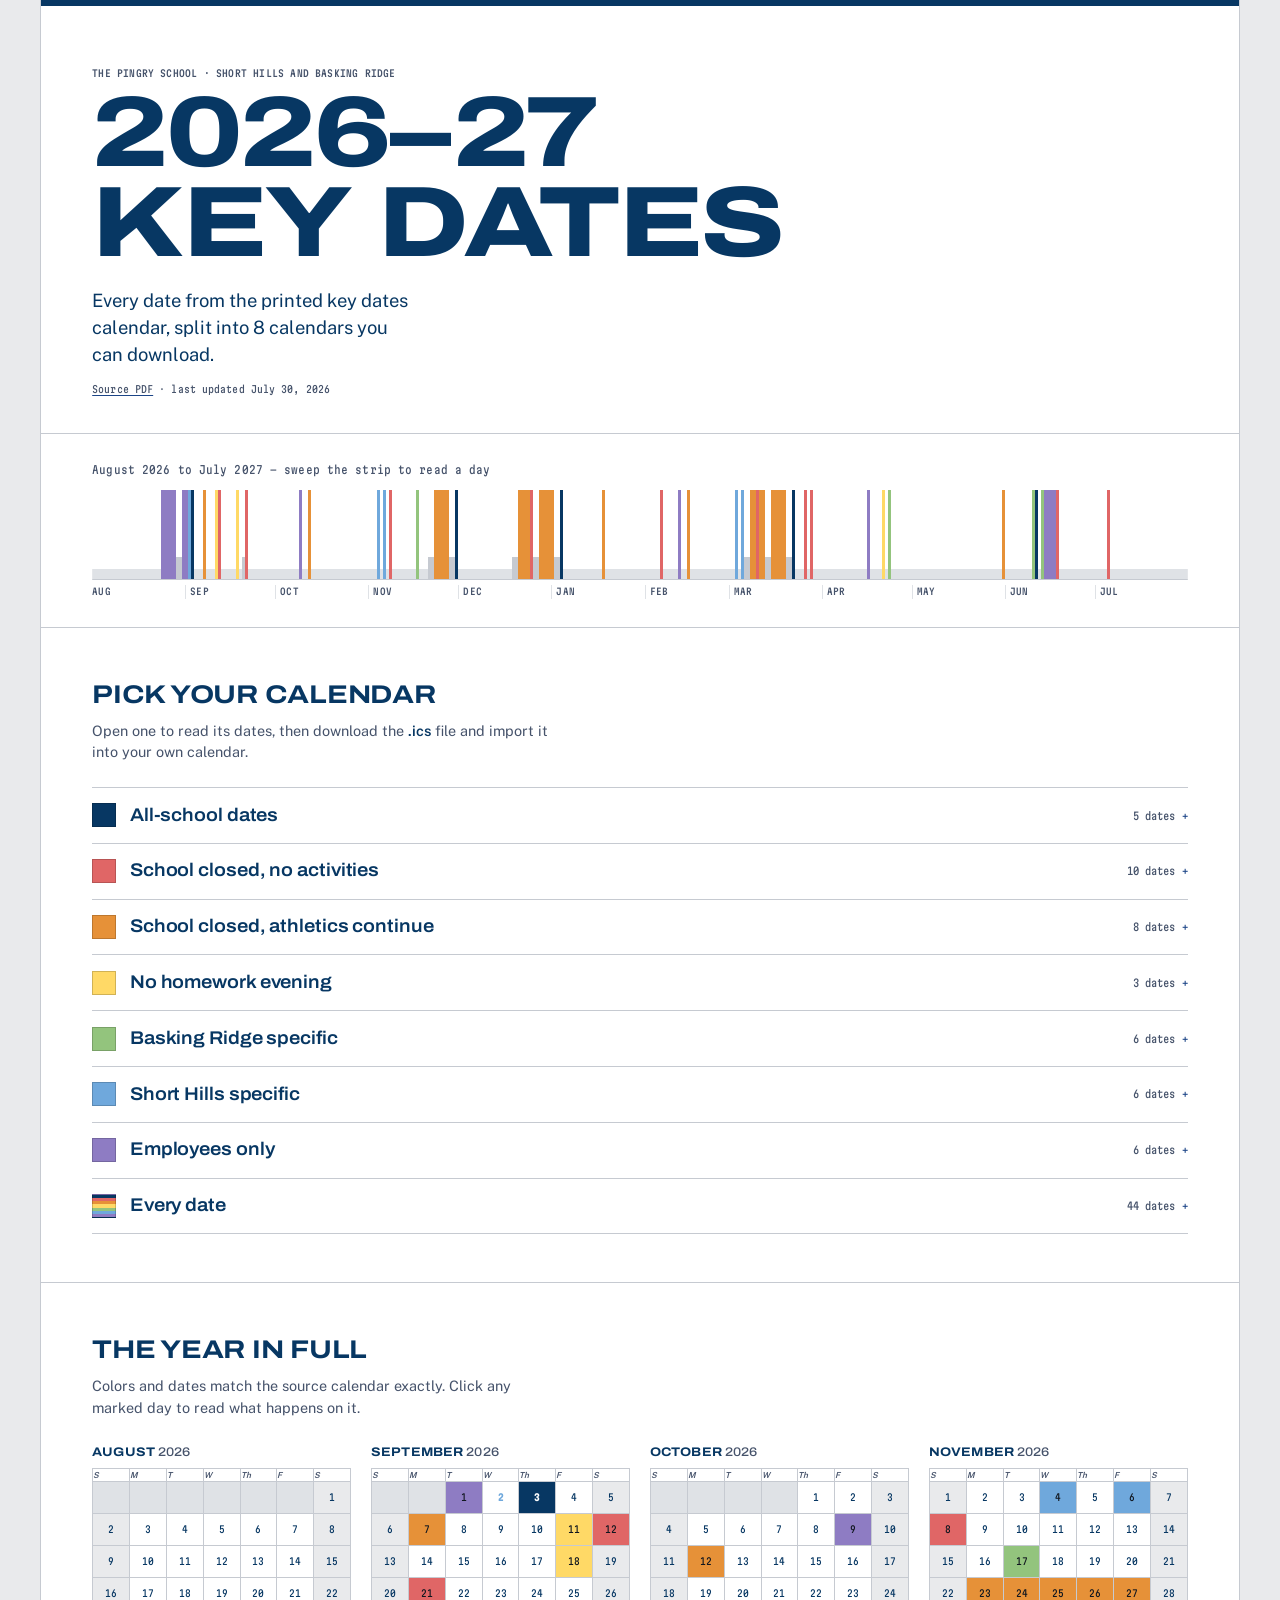
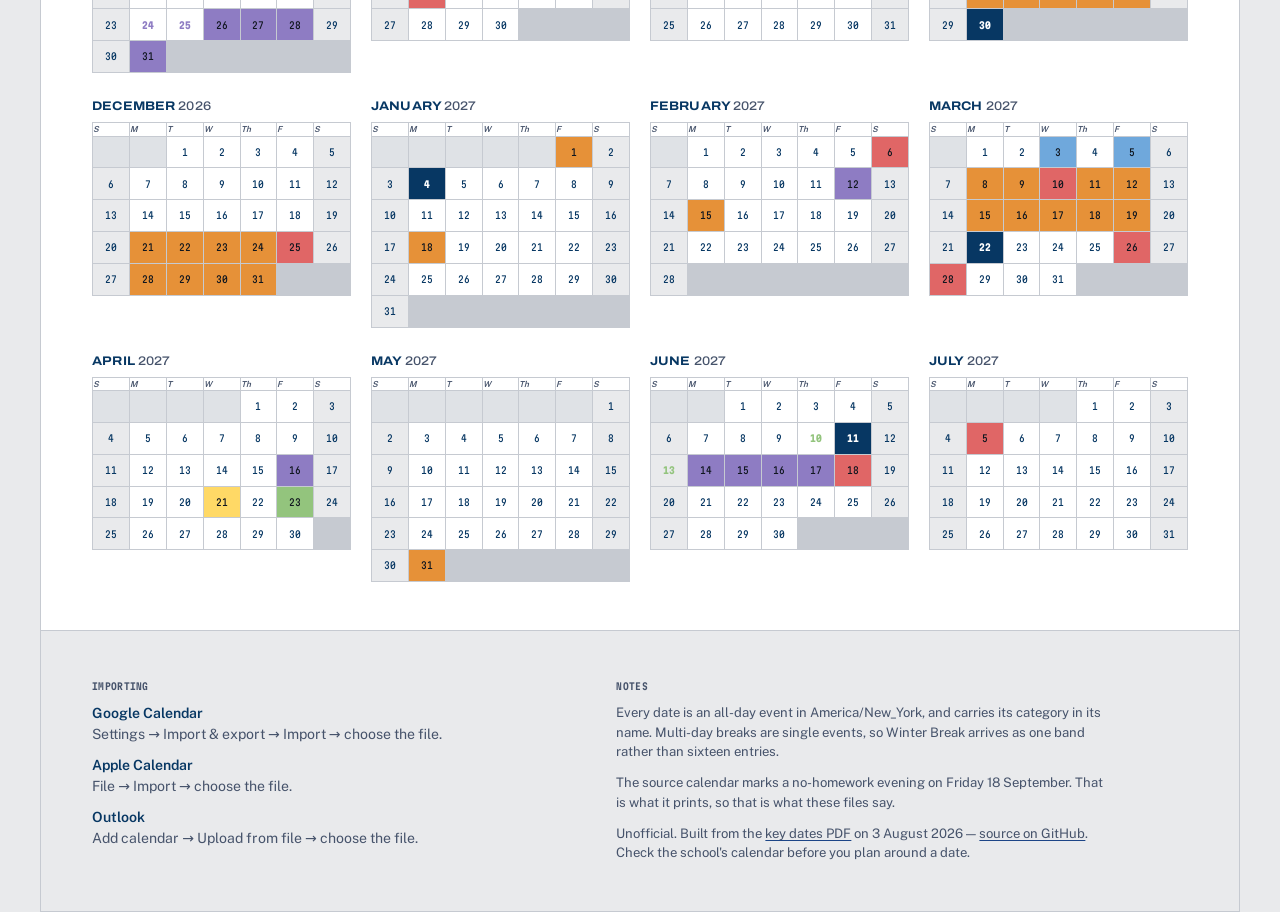
<file: index.html>
<!doctype html>
<html lang="en">
<head>
  <meta charset="utf-8">
  <meta name="viewport" content="width=device-width, initial-scale=1">
  <title>2026–27 Key Dates · The Pingry School</title>
  <meta name="description" content="The Pingry School 2026–27 key dates calendar, as 8 downloadable .ics calendars.">
  <meta name="color-scheme" content="light dark">
  <link rel="stylesheet" href="style.css">
</head>
<body>
  <a class="skip" href="#feeds">Skip to the calendars</a>

  <main class="sheet">
    <header class="masthead">
      <p class="eyebrow">The Pingry School · Short Hills and Basking Ridge</p>
      <h1>2026–27<br>Key&nbsp;Dates</h1>
      <p class="lede">Every date from the printed key dates calendar, split into 8
        calendars you can download.</p>
      <p class="meta"><a href="https://resources.finalsite.net/images/v1785502957/pingry/zwozs23cvyqxb4vyxpxr/Final2026-27PingryKeyDatesCalendar030426.pdf">Source PDF</a> · last updated July 30, 2026</p>
    </header>

    <section class="spine" aria-hidden="true">
      <p class="spine__readout" id="readout" data-idle="August 2026 to July 2027 — sweep the strip to read a day">
        August 2026 to July 2027 — sweep the strip to read a day</p>
      <div class="spine__ticks"><i class="tick" data-d="2026-08-01"></i><i class="tick" data-d="2026-08-02"></i><i class="tick" data-d="2026-08-03"></i><i class="tick" data-d="2026-08-04"></i><i class="tick" data-d="2026-08-05"></i><i class="tick" data-d="2026-08-06"></i><i class="tick" data-d="2026-08-07"></i><i class="tick" data-d="2026-08-08"></i><i class="tick" data-d="2026-08-09"></i><i class="tick" data-d="2026-08-10"></i><i class="tick" data-d="2026-08-11"></i><i class="tick" data-d="2026-08-12"></i><i class="tick" data-d="2026-08-13"></i><i class="tick" data-d="2026-08-14"></i><i class="tick" data-d="2026-08-15"></i><i class="tick" data-d="2026-08-16"></i><i class="tick" data-d="2026-08-17"></i><i class="tick" data-d="2026-08-18"></i><i class="tick" data-d="2026-08-19"></i><i class="tick" data-d="2026-08-20"></i><i class="tick" data-d="2026-08-21"></i><i class="tick" data-d="2026-08-22"></i><i class="tick" data-d="2026-08-23"></i><i class="tick" data-d="2026-08-24" data-cats="employees" style="--c:var(--employees)" data-l="New Employee Orientation"></i><i class="tick" data-d="2026-08-25" data-cats="employees" style="--c:var(--employees)" data-l="New Employee Orientation"></i><i class="tick" data-d="2026-08-26" data-cats="employees" style="--c:var(--employees)" data-l="New Employee Orientation · Opening Meetings Week"></i><i class="tick" data-d="2026-08-27" data-cats="employees" style="--c:var(--employees)" data-l="Opening Meetings Week"></i><i class="tick" data-d="2026-08-28" data-cats="employees" style="--c:var(--employees)" data-l="Opening Meetings Week"></i><i class="tick" data-d="2026-08-29" data-l="Opening Meetings Week"></i><i class="tick" data-d="2026-08-30" data-l="Opening Meetings Week"></i><i class="tick" data-d="2026-08-31" data-cats="employees" style="--c:var(--employees)" data-l="Opening Meetings Week"></i><i class="tick" data-d="2026-09-01" data-cats="employees" style="--c:var(--employees)" data-l="Opening Meetings Week · New Student Orientation"></i><i class="tick" data-d="2026-09-02" data-cats="short-hills basking-ridge" style="--c:var(--short-hills)" data-l="New Student Orientation"></i><i class="tick" data-d="2026-09-03" data-cats="all-school" style="--c:var(--all-school)" data-l="First Day of School"></i><i class="tick" data-d="2026-09-04"></i><i class="tick" data-d="2026-09-05"></i><i class="tick" data-d="2026-09-06"></i><i class="tick" data-d="2026-09-07" data-cats="closed-athletics" style="--c:var(--closed-athletics)" data-l="Labor Day"></i><i class="tick" data-d="2026-09-08"></i><i class="tick" data-d="2026-09-09"></i><i class="tick" data-d="2026-09-10"></i><i class="tick" data-d="2026-09-11" data-cats="no-homework-evening" style="--c:var(--no-homework-evening)" data-l="Rosh Hashanah Begins"></i><i class="tick" data-d="2026-09-12" data-cats="closed-no-activities" style="--c:var(--closed-no-activities)" data-l="Rosh Hashanah"></i><i class="tick" data-d="2026-09-13"></i><i class="tick" data-d="2026-09-14"></i><i class="tick" data-d="2026-09-15"></i><i class="tick" data-d="2026-09-16"></i><i class="tick" data-d="2026-09-17"></i><i class="tick" data-d="2026-09-18" data-cats="no-homework-evening" style="--c:var(--no-homework-evening)" data-l="No homework evening"></i><i class="tick" data-d="2026-09-19"></i><i class="tick" data-d="2026-09-20" data-l="Yom Kippur Begins"></i><i class="tick" data-d="2026-09-21" data-cats="closed-no-activities" style="--c:var(--closed-no-activities)" data-l="Yom Kippur"></i><i class="tick" data-d="2026-09-22"></i><i class="tick" data-d="2026-09-23"></i><i class="tick" data-d="2026-09-24"></i><i class="tick" data-d="2026-09-25"></i><i class="tick" data-d="2026-09-26"></i><i class="tick" data-d="2026-09-27"></i><i class="tick" data-d="2026-09-28"></i><i class="tick" data-d="2026-09-29"></i><i class="tick" data-d="2026-09-30"></i><i class="tick" data-d="2026-10-01"></i><i class="tick" data-d="2026-10-02"></i><i class="tick" data-d="2026-10-03"></i><i class="tick" data-d="2026-10-04"></i><i class="tick" data-d="2026-10-05"></i><i class="tick" data-d="2026-10-06"></i><i class="tick" data-d="2026-10-07"></i><i class="tick" data-d="2026-10-08"></i><i class="tick" data-d="2026-10-09" data-cats="employees" style="--c:var(--employees)" data-l="Employee In-Service"></i><i class="tick" data-d="2026-10-10"></i><i class="tick" data-d="2026-10-11"></i><i class="tick" data-d="2026-10-12" data-cats="closed-athletics" style="--c:var(--closed-athletics)" data-l="Fall Break"></i><i class="tick" data-d="2026-10-13"></i><i class="tick" data-d="2026-10-14"></i><i class="tick" data-d="2026-10-15"></i><i class="tick" data-d="2026-10-16"></i><i class="tick" data-d="2026-10-17"></i><i class="tick" data-d="2026-10-18"></i><i class="tick" data-d="2026-10-19"></i><i class="tick" data-d="2026-10-20"></i><i class="tick" data-d="2026-10-21"></i><i class="tick" data-d="2026-10-22"></i><i class="tick" data-d="2026-10-23"></i><i class="tick" data-d="2026-10-24"></i><i class="tick" data-d="2026-10-25"></i><i class="tick" data-d="2026-10-26"></i><i class="tick" data-d="2026-10-27"></i><i class="tick" data-d="2026-10-28"></i><i class="tick" data-d="2026-10-29"></i><i class="tick" data-d="2026-10-30"></i><i class="tick" data-d="2026-10-31"></i><i class="tick" data-d="2026-11-01"></i><i class="tick" data-d="2026-11-02"></i><i class="tick" data-d="2026-11-03"></i><i class="tick" data-d="2026-11-04" data-cats="short-hills" style="--c:var(--short-hills)" data-l="LS Conferences"></i><i class="tick" data-d="2026-11-05"></i><i class="tick" data-d="2026-11-06" data-cats="short-hills" style="--c:var(--short-hills)" data-l="LS Conferences"></i><i class="tick" data-d="2026-11-07"></i><i class="tick" data-d="2026-11-08" data-cats="closed-no-activities" style="--c:var(--closed-no-activities)" data-l="Diwali"></i><i class="tick" data-d="2026-11-09"></i><i class="tick" data-d="2026-11-10"></i><i class="tick" data-d="2026-11-11"></i><i class="tick" data-d="2026-11-12"></i><i class="tick" data-d="2026-11-13"></i><i class="tick" data-d="2026-11-14"></i><i class="tick" data-d="2026-11-15"></i><i class="tick" data-d="2026-11-16"></i><i class="tick" data-d="2026-11-17" data-cats="basking-ridge" style="--c:var(--basking-ridge)" data-l="MS/US Conferences"></i><i class="tick" data-d="2026-11-18"></i><i class="tick" data-d="2026-11-19"></i><i class="tick" data-d="2026-11-20"></i><i class="tick" data-d="2026-11-21" data-l="Thanksgiving Break"></i><i class="tick" data-d="2026-11-22" data-l="Thanksgiving Break"></i><i class="tick" data-d="2026-11-23" data-cats="closed-athletics" style="--c:var(--closed-athletics)" data-l="Thanksgiving Break"></i><i class="tick" data-d="2026-11-24" data-cats="closed-athletics" style="--c:var(--closed-athletics)" data-l="Thanksgiving Break"></i><i class="tick" data-d="2026-11-25" data-cats="closed-athletics" style="--c:var(--closed-athletics)" data-l="Thanksgiving Break"></i><i class="tick" data-d="2026-11-26" data-cats="closed-athletics" style="--c:var(--closed-athletics)" data-l="Thanksgiving Break"></i><i class="tick" data-d="2026-11-27" data-cats="closed-athletics" style="--c:var(--closed-athletics)" data-l="Thanksgiving Break"></i><i class="tick" data-d="2026-11-28" data-l="Thanksgiving Break"></i><i class="tick" data-d="2026-11-29" data-l="Thanksgiving Break"></i><i class="tick" data-d="2026-11-30" data-cats="all-school" style="--c:var(--all-school)" data-l="Classes Resume"></i><i class="tick" data-d="2026-12-01"></i><i class="tick" data-d="2026-12-02"></i><i class="tick" data-d="2026-12-03"></i><i class="tick" data-d="2026-12-04"></i><i class="tick" data-d="2026-12-05"></i><i class="tick" data-d="2026-12-06"></i><i class="tick" data-d="2026-12-07"></i><i class="tick" data-d="2026-12-08"></i><i class="tick" data-d="2026-12-09"></i><i class="tick" data-d="2026-12-10"></i><i class="tick" data-d="2026-12-11"></i><i class="tick" data-d="2026-12-12"></i><i class="tick" data-d="2026-12-13"></i><i class="tick" data-d="2026-12-14"></i><i class="tick" data-d="2026-12-15"></i><i class="tick" data-d="2026-12-16"></i><i class="tick" data-d="2026-12-17"></i><i class="tick" data-d="2026-12-18"></i><i class="tick" data-d="2026-12-19" data-l="Winter Break"></i><i class="tick" data-d="2026-12-20" data-l="Winter Break"></i><i class="tick" data-d="2026-12-21" data-cats="closed-athletics" style="--c:var(--closed-athletics)" data-l="Winter Break"></i><i class="tick" data-d="2026-12-22" data-cats="closed-athletics" style="--c:var(--closed-athletics)" data-l="Winter Break"></i><i class="tick" data-d="2026-12-23" data-cats="closed-athletics" style="--c:var(--closed-athletics)" data-l="Winter Break"></i><i class="tick" data-d="2026-12-24" data-cats="closed-athletics" style="--c:var(--closed-athletics)" data-l="Winter Break"></i><i class="tick" data-d="2026-12-25" data-cats="closed-no-activities" style="--c:var(--closed-no-activities)" data-l="Winter Break · Christmas"></i><i class="tick" data-d="2026-12-26" data-l="Winter Break"></i><i class="tick" data-d="2026-12-27" data-l="Winter Break"></i><i class="tick" data-d="2026-12-28" data-cats="closed-athletics" style="--c:var(--closed-athletics)" data-l="Winter Break"></i><i class="tick" data-d="2026-12-29" data-cats="closed-athletics" style="--c:var(--closed-athletics)" data-l="Winter Break"></i><i class="tick" data-d="2026-12-30" data-cats="closed-athletics" style="--c:var(--closed-athletics)" data-l="Winter Break"></i><i class="tick" data-d="2026-12-31" data-cats="closed-athletics" style="--c:var(--closed-athletics)" data-l="Winter Break"></i><i class="tick" data-d="2027-01-01" data-cats="closed-athletics" style="--c:var(--closed-athletics)" data-l="Winter Break"></i><i class="tick" data-d="2027-01-02" data-l="Winter Break"></i><i class="tick" data-d="2027-01-03" data-l="Winter Break"></i><i class="tick" data-d="2027-01-04" data-cats="all-school" style="--c:var(--all-school)" data-l="Classes Resume"></i><i class="tick" data-d="2027-01-05"></i><i class="tick" data-d="2027-01-06"></i><i class="tick" data-d="2027-01-07"></i><i class="tick" data-d="2027-01-08"></i><i class="tick" data-d="2027-01-09"></i><i class="tick" data-d="2027-01-10"></i><i class="tick" data-d="2027-01-11"></i><i class="tick" data-d="2027-01-12"></i><i class="tick" data-d="2027-01-13"></i><i class="tick" data-d="2027-01-14"></i><i class="tick" data-d="2027-01-15"></i><i class="tick" data-d="2027-01-16"></i><i class="tick" data-d="2027-01-17"></i><i class="tick" data-d="2027-01-18" data-cats="closed-athletics" style="--c:var(--closed-athletics)" data-l="Dr. Martin Luther King, Jr. Day"></i><i class="tick" data-d="2027-01-19"></i><i class="tick" data-d="2027-01-20"></i><i class="tick" data-d="2027-01-21"></i><i class="tick" data-d="2027-01-22"></i><i class="tick" data-d="2027-01-23"></i><i class="tick" data-d="2027-01-24"></i><i class="tick" data-d="2027-01-25"></i><i class="tick" data-d="2027-01-26"></i><i class="tick" data-d="2027-01-27"></i><i class="tick" data-d="2027-01-28"></i><i class="tick" data-d="2027-01-29"></i><i class="tick" data-d="2027-01-30"></i><i class="tick" data-d="2027-01-31"></i><i class="tick" data-d="2027-02-01"></i><i class="tick" data-d="2027-02-02"></i><i class="tick" data-d="2027-02-03"></i><i class="tick" data-d="2027-02-04"></i><i class="tick" data-d="2027-02-05"></i><i class="tick" data-d="2027-02-06" data-cats="closed-no-activities" style="--c:var(--closed-no-activities)" data-l="Lunar New Year"></i><i class="tick" data-d="2027-02-07"></i><i class="tick" data-d="2027-02-08"></i><i class="tick" data-d="2027-02-09"></i><i class="tick" data-d="2027-02-10"></i><i class="tick" data-d="2027-02-11"></i><i class="tick" data-d="2027-02-12" data-cats="employees" style="--c:var(--employees)" data-l="Employee In-Service"></i><i class="tick" data-d="2027-02-13"></i><i class="tick" data-d="2027-02-14"></i><i class="tick" data-d="2027-02-15" data-cats="closed-athletics" style="--c:var(--closed-athletics)" data-l="President’s Day"></i><i class="tick" data-d="2027-02-16"></i><i class="tick" data-d="2027-02-17"></i><i class="tick" data-d="2027-02-18"></i><i class="tick" data-d="2027-02-19"></i><i class="tick" data-d="2027-02-20"></i><i class="tick" data-d="2027-02-21"></i><i class="tick" data-d="2027-02-22"></i><i class="tick" data-d="2027-02-23"></i><i class="tick" data-d="2027-02-24"></i><i class="tick" data-d="2027-02-25"></i><i class="tick" data-d="2027-02-26"></i><i class="tick" data-d="2027-02-27"></i><i class="tick" data-d="2027-02-28"></i><i class="tick" data-d="2027-03-01"></i><i class="tick" data-d="2027-03-02"></i><i class="tick" data-d="2027-03-03" data-cats="short-hills" style="--c:var(--short-hills)" data-l="LS Conferences"></i><i class="tick" data-d="2027-03-04"></i><i class="tick" data-d="2027-03-05" data-cats="short-hills" style="--c:var(--short-hills)" data-l="LS Conferences"></i><i class="tick" data-d="2027-03-06" data-l="Spring Break"></i><i class="tick" data-d="2027-03-07" data-l="Spring Break"></i><i class="tick" data-d="2027-03-08" data-cats="closed-athletics" style="--c:var(--closed-athletics)" data-l="Spring Break"></i><i class="tick" data-d="2027-03-09" data-cats="closed-athletics" style="--c:var(--closed-athletics)" data-l="Spring Break"></i><i class="tick" data-d="2027-03-10" data-cats="closed-no-activities" style="--c:var(--closed-no-activities)" data-l="Spring Break · Eid al-Fitr"></i><i class="tick" data-d="2027-03-11" data-cats="closed-athletics" style="--c:var(--closed-athletics)" data-l="Spring Break"></i><i class="tick" data-d="2027-03-12" data-cats="closed-athletics" style="--c:var(--closed-athletics)" data-l="Spring Break"></i><i class="tick" data-d="2027-03-13" data-l="Spring Break"></i><i class="tick" data-d="2027-03-14" data-l="Spring Break"></i><i class="tick" data-d="2027-03-15" data-cats="closed-athletics" style="--c:var(--closed-athletics)" data-l="Spring Break"></i><i class="tick" data-d="2027-03-16" data-cats="closed-athletics" style="--c:var(--closed-athletics)" data-l="Spring Break"></i><i class="tick" data-d="2027-03-17" data-cats="closed-athletics" style="--c:var(--closed-athletics)" data-l="Spring Break"></i><i class="tick" data-d="2027-03-18" data-cats="closed-athletics" style="--c:var(--closed-athletics)" data-l="Spring Break"></i><i class="tick" data-d="2027-03-19" data-cats="closed-athletics" style="--c:var(--closed-athletics)" data-l="Spring Break"></i><i class="tick" data-d="2027-03-20" data-l="Spring Break"></i><i class="tick" data-d="2027-03-21" data-l="Spring Break"></i><i class="tick" data-d="2027-03-22" data-cats="all-school" style="--c:var(--all-school)" data-l="Classes Resume"></i><i class="tick" data-d="2027-03-23"></i><i class="tick" data-d="2027-03-24"></i><i class="tick" data-d="2027-03-25"></i><i class="tick" data-d="2027-03-26" data-cats="closed-no-activities" style="--c:var(--closed-no-activities)" data-l="Good Friday"></i><i class="tick" data-d="2027-03-27"></i><i class="tick" data-d="2027-03-28" data-cats="closed-no-activities" style="--c:var(--closed-no-activities)" data-l="Easter"></i><i class="tick" data-d="2027-03-29"></i><i class="tick" data-d="2027-03-30"></i><i class="tick" data-d="2027-03-31"></i><i class="tick" data-d="2027-04-01"></i><i class="tick" data-d="2027-04-02"></i><i class="tick" data-d="2027-04-03"></i><i class="tick" data-d="2027-04-04"></i><i class="tick" data-d="2027-04-05"></i><i class="tick" data-d="2027-04-06"></i><i class="tick" data-d="2027-04-07"></i><i class="tick" data-d="2027-04-08"></i><i class="tick" data-d="2027-04-09"></i><i class="tick" data-d="2027-04-10"></i><i class="tick" data-d="2027-04-11"></i><i class="tick" data-d="2027-04-12"></i><i class="tick" data-d="2027-04-13"></i><i class="tick" data-d="2027-04-14"></i><i class="tick" data-d="2027-04-15"></i><i class="tick" data-d="2027-04-16" data-cats="employees" style="--c:var(--employees)" data-l="Employee In-Service"></i><i class="tick" data-d="2027-04-17"></i><i class="tick" data-d="2027-04-18"></i><i class="tick" data-d="2027-04-19"></i><i class="tick" data-d="2027-04-20"></i><i class="tick" data-d="2027-04-21" data-cats="no-homework-evening" style="--c:var(--no-homework-evening)" data-l="Passover Begins"></i><i class="tick" data-d="2027-04-22"></i><i class="tick" data-d="2027-04-23" data-cats="basking-ridge" style="--c:var(--basking-ridge)" data-l="MS Conferences"></i><i class="tick" data-d="2027-04-24"></i><i class="tick" data-d="2027-04-25"></i><i class="tick" data-d="2027-04-26"></i><i class="tick" data-d="2027-04-27"></i><i class="tick" data-d="2027-04-28"></i><i class="tick" data-d="2027-04-29"></i><i class="tick" data-d="2027-04-30"></i><i class="tick" data-d="2027-05-01"></i><i class="tick" data-d="2027-05-02"></i><i class="tick" data-d="2027-05-03"></i><i class="tick" data-d="2027-05-04"></i><i class="tick" data-d="2027-05-05"></i><i class="tick" data-d="2027-05-06"></i><i class="tick" data-d="2027-05-07"></i><i class="tick" data-d="2027-05-08"></i><i class="tick" data-d="2027-05-09"></i><i class="tick" data-d="2027-05-10"></i><i class="tick" data-d="2027-05-11"></i><i class="tick" data-d="2027-05-12"></i><i class="tick" data-d="2027-05-13"></i><i class="tick" data-d="2027-05-14"></i><i class="tick" data-d="2027-05-15"></i><i class="tick" data-d="2027-05-16"></i><i class="tick" data-d="2027-05-17"></i><i class="tick" data-d="2027-05-18"></i><i class="tick" data-d="2027-05-19"></i><i class="tick" data-d="2027-05-20"></i><i class="tick" data-d="2027-05-21"></i><i class="tick" data-d="2027-05-22"></i><i class="tick" data-d="2027-05-23"></i><i class="tick" data-d="2027-05-24"></i><i class="tick" data-d="2027-05-25"></i><i class="tick" data-d="2027-05-26"></i><i class="tick" data-d="2027-05-27"></i><i class="tick" data-d="2027-05-28"></i><i class="tick" data-d="2027-05-29"></i><i class="tick" data-d="2027-05-30"></i><i class="tick" data-d="2027-05-31" data-cats="closed-athletics" style="--c:var(--closed-athletics)" data-l="Memorial Day"></i><i class="tick" data-d="2027-06-01"></i><i class="tick" data-d="2027-06-02"></i><i class="tick" data-d="2027-06-03"></i><i class="tick" data-d="2027-06-04"></i><i class="tick" data-d="2027-06-05"></i><i class="tick" data-d="2027-06-06"></i><i class="tick" data-d="2027-06-07"></i><i class="tick" data-d="2027-06-08"></i><i class="tick" data-d="2027-06-09"></i><i class="tick" data-d="2027-06-10" data-cats="basking-ridge" style="--c:var(--basking-ridge)" data-l="Last day of classes for Middle School"></i><i class="tick" data-d="2027-06-11" data-cats="all-school short-hills" style="--c:var(--all-school)" data-l="Last day of classes · Grade 5 Moving Up Day"></i><i class="tick" data-d="2027-06-12"></i><i class="tick" data-d="2027-06-13" data-cats="basking-ridge" style="--c:var(--basking-ridge)" data-l="Commencement"></i><i class="tick" data-d="2027-06-14" data-cats="employees" style="--c:var(--employees)" data-l="Closing Meetings Week"></i><i class="tick" data-d="2027-06-15" data-cats="employees" style="--c:var(--employees)" data-l="Closing Meetings Week"></i><i class="tick" data-d="2027-06-16" data-cats="employees" style="--c:var(--employees)" data-l="Closing Meetings Week"></i><i class="tick" data-d="2027-06-17" data-cats="employees" style="--c:var(--employees)" data-l="Closing Meetings Week"></i><i class="tick" data-d="2027-06-18" data-cats="closed-no-activities" style="--c:var(--closed-no-activities)" data-l="Juneteenth (Observed)"></i><i class="tick" data-d="2027-06-19"></i><i class="tick" data-d="2027-06-20"></i><i class="tick" data-d="2027-06-21"></i><i class="tick" data-d="2027-06-22"></i><i class="tick" data-d="2027-06-23"></i><i class="tick" data-d="2027-06-24"></i><i class="tick" data-d="2027-06-25"></i><i class="tick" data-d="2027-06-26"></i><i class="tick" data-d="2027-06-27"></i><i class="tick" data-d="2027-06-28"></i><i class="tick" data-d="2027-06-29"></i><i class="tick" data-d="2027-06-30"></i><i class="tick" data-d="2027-07-01"></i><i class="tick" data-d="2027-07-02"></i><i class="tick" data-d="2027-07-03"></i><i class="tick" data-d="2027-07-04"></i><i class="tick" data-d="2027-07-05" data-cats="closed-no-activities" style="--c:var(--closed-no-activities)" data-l="Fourth of July (Observed)"></i><i class="tick" data-d="2027-07-06"></i><i class="tick" data-d="2027-07-07"></i><i class="tick" data-d="2027-07-08"></i><i class="tick" data-d="2027-07-09"></i><i class="tick" data-d="2027-07-10"></i><i class="tick" data-d="2027-07-11"></i><i class="tick" data-d="2027-07-12"></i><i class="tick" data-d="2027-07-13"></i><i class="tick" data-d="2027-07-14"></i><i class="tick" data-d="2027-07-15"></i><i class="tick" data-d="2027-07-16"></i><i class="tick" data-d="2027-07-17"></i><i class="tick" data-d="2027-07-18"></i><i class="tick" data-d="2027-07-19"></i><i class="tick" data-d="2027-07-20"></i><i class="tick" data-d="2027-07-21"></i><i class="tick" data-d="2027-07-22"></i><i class="tick" data-d="2027-07-23"></i><i class="tick" data-d="2027-07-24"></i><i class="tick" data-d="2027-07-25"></i><i class="tick" data-d="2027-07-26"></i><i class="tick" data-d="2027-07-27"></i><i class="tick" data-d="2027-07-28"></i><i class="tick" data-d="2027-07-29"></i><i class="tick" data-d="2027-07-30"></i><i class="tick" data-d="2027-07-31"></i></div>
      <div class="spine__months"><span style="--span:31">Aug</span><span style="--span:30">Sep</span><span style="--span:31">Oct</span><span style="--span:30">Nov</span><span style="--span:31">Dec</span><span style="--span:31">Jan</span><span style="--span:28">Feb</span><span style="--span:31">Mar</span><span style="--span:30">Apr</span><span style="--span:31">May</span><span style="--span:30">Jun</span><span style="--span:31">Jul</span></div>
    </section>

    <section class="feeds" id="feeds">
      <div class="section-head">
        <h2>Pick your calendar</h2>
        <p>Open one to read its dates, then download the <b>.ics</b> file and import it into
          your own calendar.</p>
      </div>
      <div class="feeds__list">
        <details class="feed" data-cat="all-school">
          <summary>
            <span class="feed__chip" style="--c:var(--all-school)"></span>
            <span class="feed__name">All-school dates</span>
            <span class="feed__count">5 dates</span>
          </summary>
          <div class="feed__body">
            <p class="feed__blurb">First day, last day, and every return from break — the days that apply to the whole school, both campuses.</p>
            <ol class="feed__list"><li><span class="when">Thu 3 Sep 2026</span><span class="what">First Day of School<em>All divisions, both campuses.</em></span></li><li><span class="when">Mon 30 Nov 2026</span><span class="what">Classes Resume<em>All divisions, both campuses.</em></span></li><li><span class="when">Mon 4 Jan 2027</span><span class="what">Classes Resume<em>All divisions, both campuses.</em></span></li><li><span class="when">Mon 22 Mar 2027</span><span class="what">Classes Resume<em>All divisions, both campuses.</em></span></li><li><span class="when">Fri 11 Jun 2027</span><span class="what">Last day of classes<em>All divisions, both campuses.</em></span></li></ol>
            <div class="feed__actions">
              <a class="btn" href="pingry-2026-27-all-school.ics" download>Download .ics</a>
            </div>
          </div>
        </details>
        <details class="feed" data-cat="closed-no-activities">
          <summary>
            <span class="feed__chip" style="--c:var(--closed-no-activities)"></span>
            <span class="feed__name">School closed, no activities</span>
            <span class="feed__count">10 dates</span>
          </summary>
          <div class="feed__body">
            <p class="feed__blurb">Campus closed. Nothing runs — no classes, no athletics, no activities.</p>
            <ol class="feed__list"><li><span class="when">Sat 12 Sep 2026</span><span class="what">Rosh Hashanah</span></li><li><span class="when">Mon 21 Sep 2026</span><span class="what">Yom Kippur</span></li><li><span class="when">Sun 8 Nov 2026</span><span class="what">Diwali</span></li><li><span class="when">Fri 25 Dec 2026</span><span class="what">Christmas</span></li><li><span class="when">Sat 6 Feb 2027</span><span class="what">Lunar New Year</span></li><li><span class="when">Wed 10 Mar 2027</span><span class="what">Eid al-Fitr</span></li><li><span class="when">Fri 26 Mar 2027</span><span class="what">Good Friday</span></li><li><span class="when">Sun 28 Mar 2027</span><span class="what">Easter</span></li><li><span class="when">Fri 18 Jun 2027</span><span class="what">Juneteenth (Observed)</span></li><li><span class="when">Mon 5 Jul 2027</span><span class="what">Fourth of July (Observed)</span></li></ol>
            <div class="feed__actions">
              <a class="btn" href="pingry-2026-27-closed-no-activities.ics" download>Download .ics</a>
            </div>
          </div>
        </details>
        <details class="feed" data-cat="closed-athletics">
          <summary>
            <span class="feed__chip" style="--c:var(--closed-athletics)"></span>
            <span class="feed__name">School closed, athletics continue</span>
            <span class="feed__count">8 dates</span>
          </summary>
          <div class="feed__body">
            <p class="feed__blurb">No classes, but teams still practice and compete. Check with your coach.</p>
            <ol class="feed__list"><li><span class="when">Mon 7 Sep 2026</span><span class="what">Labor Day</span></li><li><span class="when">Mon 12 Oct 2026</span><span class="what">Fall Break</span></li><li><span class="when">Sat 21 – Sun 29 Nov 2026</span><span class="what">Thanksgiving Break</span></li><li><span class="when">Sat 19 Dec 2026 – Sun 3 Jan 2027</span><span class="what">Winter Break</span></li><li><span class="when">Mon 18 Jan 2027</span><span class="what">Dr. Martin Luther King, Jr. Day</span></li><li><span class="when">Mon 15 Feb 2027</span><span class="what">President’s Day</span></li><li><span class="when">Sat 6 – Sun 21 Mar 2027</span><span class="what">Spring Break</span></li><li><span class="when">Mon 31 May 2027</span><span class="what">Memorial Day</span></li></ol>
            <div class="feed__actions">
              <a class="btn" href="pingry-2026-27-closed-athletics.ics" download>Download .ics</a>
            </div>
          </div>
        </details>
        <details class="feed" data-cat="no-homework-evening">
          <summary>
            <span class="feed__chip" style="--c:var(--no-homework-evening)"></span>
            <span class="feed__name">No homework evening</span>
            <span class="feed__count">3 dates</span>
          </summary>
          <div class="feed__body">
            <p class="feed__blurb">No homework assigned that night; all activities end by 5:30 p.m.</p>
            <ol class="feed__list"><li><span class="when">Fri 11 Sep 2026</span><span class="what">Rosh Hashanah Begins</span></li><li><span class="when">Fri 18 Sep 2026</span><span class="what">No homework evening<em>No homework assigned. All activities end by 5:30 p.m.</em></span></li><li><span class="when">Wed 21 Apr 2027</span><span class="what">Passover Begins</span></li></ol>
            <div class="feed__actions">
              <a class="btn" href="pingry-2026-27-no-homework.ics" download>Download .ics</a>
            </div>
          </div>
        </details>
        <details class="feed" data-cat="basking-ridge">
          <summary>
            <span class="feed__chip" style="--c:var(--basking-ridge)"></span>
            <span class="feed__name">Basking Ridge specific</span>
            <span class="feed__count">6 dates</span>
          </summary>
          <div class="feed__body">
            <p class="feed__blurb">Dates that apply only to the Basking Ridge campus, Grade 6 through Form VI.</p>
            <ol class="feed__list"><li><span class="when">Tue 1 Sep 2026</span><span class="what">New Student Orientation<em>New students in Forms IV–V.</em></span></li><li><span class="when">Wed 2 Sep 2026</span><span class="what">New Student Orientation<em>All Grade 6 and Form III, and new students in Forms I. Parents and students K–5.</em></span></li><li><span class="when">Tue 17 Nov 2026</span><span class="what">MS/US Conferences<em>No classes for Middle School and Upper School.</em></span></li><li><span class="when">Fri 23 Apr 2027</span><span class="what">MS Conferences<em>No classes for Middle School.</em></span></li><li><span class="when">Thu 10 Jun 2027</span><span class="what">Last day of classes for Middle School<em>Early dismissal for Grade 6 and Form I.</em></span></li><li><span class="when">Sun 13 Jun 2027</span><span class="what">Commencement</span></li></ol>
            <div class="feed__actions">
              <a class="btn" href="pingry-2026-27-basking-ridge.ics" download>Download .ics</a>
            </div>
          </div>
        </details>
        <details class="feed" data-cat="short-hills">
          <summary>
            <span class="feed__chip" style="--c:var(--short-hills)"></span>
            <span class="feed__name">Short Hills specific</span>
            <span class="feed__count">6 dates</span>
          </summary>
          <div class="feed__body">
            <p class="feed__blurb">Dates that apply only to the Short Hills campus, Kindergarten through Grade 5.</p>
            <ol class="feed__list"><li><span class="when">Wed 2 Sep 2026</span><span class="what">New Student Orientation<em>All Grade 6 and Form III, and new students in Forms I. Parents and students K–5.</em></span></li><li><span class="when">Wed 4 Nov 2026</span><span class="what">LS Conferences<em>1:00 p.m. dismissal for Lower School.</em></span></li><li><span class="when">Fri 6 Nov 2026</span><span class="what">LS Conferences<em>No classes for Lower School.</em></span></li><li><span class="when">Wed 3 Mar 2027</span><span class="what">LS Conferences<em>1:00 p.m. dismissal for Lower School.</em></span></li><li><span class="when">Fri 5 Mar 2027</span><span class="what">LS Conferences<em>No classes for Lower School.</em></span></li><li><span class="when">Fri 11 Jun 2027</span><span class="what">Grade 5 Moving Up Day<em>Early dismissal for Lower School.</em></span></li></ol>
            <div class="feed__actions">
              <a class="btn" href="pingry-2026-27-short-hills.ics" download>Download .ics</a>
            </div>
          </div>
        </details>
        <details class="feed" data-cat="employees">
          <summary>
            <span class="feed__chip" style="--c:var(--employees)"></span>
            <span class="feed__name">Employees only</span>
            <span class="feed__count">6 dates</span>
          </summary>
          <div class="feed__body">
            <p class="feed__blurb">Meetings and in-service days for faculty and staff. No students.</p>
            <ol class="feed__list"><li><span class="when">Mon 24 – Wed 26 Aug 2026</span><span class="what">New Employee Orientation<em>New employee orientation and classroom set-up.</em></span></li><li><span class="when">Wed 26 Aug – Tue 1 Sep 2026</span><span class="what">Opening Meetings Week</span></li><li><span class="when">Fri 9 Oct 2026</span><span class="what">Employee In-Service</span></li><li><span class="when">Fri 12 Feb 2027</span><span class="what">Employee In-Service</span></li><li><span class="when">Fri 16 Apr 2027</span><span class="what">Employee In-Service</span></li><li><span class="when">Mon 14 – Thu 17 Jun 2027</span><span class="what">Closing Meetings Week</span></li></ol>
            <div class="feed__actions">
              <a class="btn" href="pingry-2026-27-employees.ics" download>Download .ics</a>
            </div>
          </div>
        </details>
        <details class="feed" data-cat="all">
          <summary>
            <span class="feed__chip" style="--c:var(--all)"></span>
            <span class="feed__name">Every date</span>
            <span class="feed__count">44 dates</span>
          </summary>
          <div class="feed__body">
            <p class="feed__blurb">Every date on the calendar, whichever campus or division you are in.</p>
            <ol class="feed__list"><li><span class="when">Mon 24 – Wed 26 Aug 2026</span><span class="what">New Employee Orientation<em>New employee orientation and classroom set-up.</em></span></li><li><span class="when">Wed 26 Aug – Tue 1 Sep 2026</span><span class="what">Opening Meetings Week</span></li><li><span class="when">Tue 1 Sep 2026</span><span class="what">New Student Orientation<em>New students in Forms IV–V.</em></span></li><li><span class="when">Wed 2 Sep 2026</span><span class="what">New Student Orientation<em>All Grade 6 and Form III, and new students in Forms I. Parents and students K–5.</em></span></li><li><span class="when">Thu 3 Sep 2026</span><span class="what">First Day of School<em>All divisions, both campuses.</em></span></li><li><span class="when">Mon 7 Sep 2026</span><span class="what">Labor Day</span></li><li><span class="when">Fri 11 Sep 2026</span><span class="what">Rosh Hashanah Begins</span></li><li><span class="when">Sat 12 Sep 2026</span><span class="what">Rosh Hashanah</span></li><li><span class="when">Fri 18 Sep 2026</span><span class="what">No homework evening<em>No homework assigned. All activities end by 5:30 p.m.</em></span></li><li><span class="when">Sun 20 Sep 2026</span><span class="what">Yom Kippur Begins</span></li><li><span class="when">Mon 21 Sep 2026</span><span class="what">Yom Kippur</span></li><li><span class="when">Fri 9 Oct 2026</span><span class="what">Employee In-Service</span></li><li><span class="when">Mon 12 Oct 2026</span><span class="what">Fall Break</span></li><li><span class="when">Wed 4 Nov 2026</span><span class="what">LS Conferences<em>1:00 p.m. dismissal for Lower School.</em></span></li><li><span class="when">Fri 6 Nov 2026</span><span class="what">LS Conferences<em>No classes for Lower School.</em></span></li><li><span class="when">Sun 8 Nov 2026</span><span class="what">Diwali</span></li><li><span class="when">Tue 17 Nov 2026</span><span class="what">MS/US Conferences<em>No classes for Middle School and Upper School.</em></span></li><li><span class="when">Sat 21 – Sun 29 Nov 2026</span><span class="what">Thanksgiving Break</span></li><li><span class="when">Mon 30 Nov 2026</span><span class="what">Classes Resume<em>All divisions, both campuses.</em></span></li><li><span class="when">Sat 19 Dec 2026 – Sun 3 Jan 2027</span><span class="what">Winter Break</span></li><li><span class="when">Fri 25 Dec 2026</span><span class="what">Christmas</span></li><li><span class="when">Mon 4 Jan 2027</span><span class="what">Classes Resume<em>All divisions, both campuses.</em></span></li><li><span class="when">Mon 18 Jan 2027</span><span class="what">Dr. Martin Luther King, Jr. Day</span></li><li><span class="when">Sat 6 Feb 2027</span><span class="what">Lunar New Year</span></li><li><span class="when">Fri 12 Feb 2027</span><span class="what">Employee In-Service</span></li><li><span class="when">Mon 15 Feb 2027</span><span class="what">President’s Day</span></li><li><span class="when">Wed 3 Mar 2027</span><span class="what">LS Conferences<em>1:00 p.m. dismissal for Lower School.</em></span></li><li><span class="when">Fri 5 Mar 2027</span><span class="what">LS Conferences<em>No classes for Lower School.</em></span></li><li><span class="when">Sat 6 – Sun 21 Mar 2027</span><span class="what">Spring Break</span></li><li><span class="when">Wed 10 Mar 2027</span><span class="what">Eid al-Fitr</span></li><li><span class="when">Mon 22 Mar 2027</span><span class="what">Classes Resume<em>All divisions, both campuses.</em></span></li><li><span class="when">Fri 26 Mar 2027</span><span class="what">Good Friday</span></li><li><span class="when">Sun 28 Mar 2027</span><span class="what">Easter</span></li><li><span class="when">Fri 16 Apr 2027</span><span class="what">Employee In-Service</span></li><li><span class="when">Wed 21 Apr 2027</span><span class="what">Passover Begins</span></li><li><span class="when">Fri 23 Apr 2027</span><span class="what">MS Conferences<em>No classes for Middle School.</em></span></li><li><span class="when">Mon 31 May 2027</span><span class="what">Memorial Day</span></li><li><span class="when">Thu 10 Jun 2027</span><span class="what">Last day of classes for Middle School<em>Early dismissal for Grade 6 and Form I.</em></span></li><li><span class="when">Fri 11 Jun 2027</span><span class="what">Last day of classes<em>All divisions, both campuses.</em></span></li><li><span class="when">Fri 11 Jun 2027</span><span class="what">Grade 5 Moving Up Day<em>Early dismissal for Lower School.</em></span></li><li><span class="when">Sun 13 Jun 2027</span><span class="what">Commencement</span></li><li><span class="when">Mon 14 – Thu 17 Jun 2027</span><span class="what">Closing Meetings Week</span></li><li><span class="when">Fri 18 Jun 2027</span><span class="what">Juneteenth (Observed)</span></li><li><span class="when">Mon 5 Jul 2027</span><span class="what">Fourth of July (Observed)</span></li></ol>
            <div class="feed__actions">
              <a class="btn" href="pingry-2026-27-all.ics" download>Download .ics</a>
            </div>
          </div>
        </details>
      </div>
    </section>

    <section class="grids">
      <div class="section-head">
        <h2>The year in full</h2>
        <p>Colors and dates match the source calendar exactly. Click any marked day to read what
          happens on it.</p>
      </div>
      <div class="months">
        <div class="month">
          <h3>August <span>2026</span></h3>
          <div class="month__grid"><div class="month__head"><i>S</i><i>M</i><i>T</i><i>W</i><i>Th</i><i>F</i><i>S</i></div><i class="pad"></i><i class="pad"></i><i class="pad"></i><i class="pad"></i><i class="pad"></i><i class="pad"></i><i class="day day--weekend">1</i><i class="day day--weekend">2</i><i class="day">3</i><i class="day">4</i><i class="day">5</i><i class="day">6</i><i class="day">7</i><i class="day day--weekend">8</i><i class="day day--weekend">9</i><i class="day">10</i><i class="day">11</i><i class="day">12</i><i class="day">13</i><i class="day">14</i><i class="day day--weekend">15</i><i class="day day--weekend">16</i><i class="day">17</i><i class="day">18</i><i class="day">19</i><i class="day">20</i><i class="day">21</i><i class="day day--weekend">22</i><i class="day day--weekend">23</i><button class="day day--mark" style="--c:var(--employees)" data-cats="employees" type="button" data-d="2026-08-24">24</button><button class="day day--mark" style="--c:var(--employees)" data-cats="employees" type="button" data-d="2026-08-25">25</button><button class="day day--fill" style="--c:var(--employees)" data-cats="employees" type="button" data-d="2026-08-26">26</button><button class="day day--fill" style="--c:var(--employees)" data-cats="employees" type="button" data-d="2026-08-27">27</button><button class="day day--fill" style="--c:var(--employees)" data-cats="employees" type="button" data-d="2026-08-28">28</button><button class="day day--weekend" type="button" data-d="2026-08-29">29</button><button class="day day--weekend" type="button" data-d="2026-08-30">30</button><button class="day day--fill" style="--c:var(--employees)" data-cats="employees" type="button" data-d="2026-08-31">31</button></div>
        </div>
        <div class="month">
          <h3>September <span>2026</span></h3>
          <div class="month__grid"><div class="month__head"><i>S</i><i>M</i><i>T</i><i>W</i><i>Th</i><i>F</i><i>S</i></div><i class="pad"></i><i class="pad"></i><button class="day day--fill" style="--c:var(--employees)" data-cats="employees" type="button" data-d="2026-09-01">1</button><button class="day day--mark" style="--c:var(--short-hills)" data-cats="short-hills basking-ridge" type="button" data-d="2026-09-02">2</button><button class="day day--fill day--all-school" style="--c:var(--all-school)" data-cats="all-school" type="button" data-d="2026-09-03">3</button><i class="day">4</i><i class="day day--weekend">5</i><i class="day day--weekend">6</i><button class="day day--fill" style="--c:var(--closed-athletics)" data-cats="closed-athletics" type="button" data-d="2026-09-07">7</button><i class="day">8</i><i class="day">9</i><i class="day">10</i><button class="day day--fill" style="--c:var(--no-homework-evening)" data-cats="no-homework-evening" type="button" data-d="2026-09-11">11</button><button class="day day--weekend day--fill" style="--c:var(--closed-no-activities)" data-cats="closed-no-activities" type="button" data-d="2026-09-12">12</button><i class="day day--weekend">13</i><i class="day">14</i><i class="day">15</i><i class="day">16</i><i class="day">17</i><button class="day day--fill" style="--c:var(--no-homework-evening)" data-cats="no-homework-evening" type="button" data-d="2026-09-18">18</button><i class="day day--weekend">19</i><button class="day day--weekend" type="button" data-d="2026-09-20">20</button><button class="day day--fill" style="--c:var(--closed-no-activities)" data-cats="closed-no-activities" type="button" data-d="2026-09-21">21</button><i class="day">22</i><i class="day">23</i><i class="day">24</i><i class="day">25</i><i class="day day--weekend">26</i><i class="day day--weekend">27</i><i class="day">28</i><i class="day">29</i><i class="day">30</i></div>
        </div>
        <div class="month">
          <h3>October <span>2026</span></h3>
          <div class="month__grid"><div class="month__head"><i>S</i><i>M</i><i>T</i><i>W</i><i>Th</i><i>F</i><i>S</i></div><i class="pad"></i><i class="pad"></i><i class="pad"></i><i class="pad"></i><i class="day">1</i><i class="day">2</i><i class="day day--weekend">3</i><i class="day day--weekend">4</i><i class="day">5</i><i class="day">6</i><i class="day">7</i><i class="day">8</i><button class="day day--fill" style="--c:var(--employees)" data-cats="employees" type="button" data-d="2026-10-09">9</button><i class="day day--weekend">10</i><i class="day day--weekend">11</i><button class="day day--fill" style="--c:var(--closed-athletics)" data-cats="closed-athletics" type="button" data-d="2026-10-12">12</button><i class="day">13</i><i class="day">14</i><i class="day">15</i><i class="day">16</i><i class="day day--weekend">17</i><i class="day day--weekend">18</i><i class="day">19</i><i class="day">20</i><i class="day">21</i><i class="day">22</i><i class="day">23</i><i class="day day--weekend">24</i><i class="day day--weekend">25</i><i class="day">26</i><i class="day">27</i><i class="day">28</i><i class="day">29</i><i class="day">30</i><i class="day day--weekend">31</i></div>
        </div>
        <div class="month">
          <h3>November <span>2026</span></h3>
          <div class="month__grid"><div class="month__head"><i>S</i><i>M</i><i>T</i><i>W</i><i>Th</i><i>F</i><i>S</i></div><i class="day day--weekend">1</i><i class="day">2</i><i class="day">3</i><button class="day day--fill" style="--c:var(--short-hills)" data-cats="short-hills" type="button" data-d="2026-11-04">4</button><i class="day">5</i><button class="day day--fill" style="--c:var(--short-hills)" data-cats="short-hills" type="button" data-d="2026-11-06">6</button><i class="day day--weekend">7</i><button class="day day--weekend day--fill" style="--c:var(--closed-no-activities)" data-cats="closed-no-activities" type="button" data-d="2026-11-08">8</button><i class="day">9</i><i class="day">10</i><i class="day">11</i><i class="day">12</i><i class="day">13</i><i class="day day--weekend">14</i><i class="day day--weekend">15</i><i class="day">16</i><button class="day day--fill" style="--c:var(--basking-ridge)" data-cats="basking-ridge" type="button" data-d="2026-11-17">17</button><i class="day">18</i><i class="day">19</i><i class="day">20</i><button class="day day--weekend" type="button" data-d="2026-11-21">21</button><button class="day day--weekend" type="button" data-d="2026-11-22">22</button><button class="day day--fill" style="--c:var(--closed-athletics)" data-cats="closed-athletics" type="button" data-d="2026-11-23">23</button><button class="day day--fill" style="--c:var(--closed-athletics)" data-cats="closed-athletics" type="button" data-d="2026-11-24">24</button><button class="day day--fill" style="--c:var(--closed-athletics)" data-cats="closed-athletics" type="button" data-d="2026-11-25">25</button><button class="day day--fill" style="--c:var(--closed-athletics)" data-cats="closed-athletics" type="button" data-d="2026-11-26">26</button><button class="day day--fill" style="--c:var(--closed-athletics)" data-cats="closed-athletics" type="button" data-d="2026-11-27">27</button><button class="day day--weekend" type="button" data-d="2026-11-28">28</button><button class="day day--weekend" type="button" data-d="2026-11-29">29</button><button class="day day--fill day--all-school" style="--c:var(--all-school)" data-cats="all-school" type="button" data-d="2026-11-30">30</button></div>
        </div>
        <div class="month">
          <h3>December <span>2026</span></h3>
          <div class="month__grid"><div class="month__head"><i>S</i><i>M</i><i>T</i><i>W</i><i>Th</i><i>F</i><i>S</i></div><i class="pad"></i><i class="pad"></i><i class="day">1</i><i class="day">2</i><i class="day">3</i><i class="day">4</i><i class="day day--weekend">5</i><i class="day day--weekend">6</i><i class="day">7</i><i class="day">8</i><i class="day">9</i><i class="day">10</i><i class="day">11</i><i class="day day--weekend">12</i><i class="day day--weekend">13</i><i class="day">14</i><i class="day">15</i><i class="day">16</i><i class="day">17</i><i class="day">18</i><button class="day day--weekend" type="button" data-d="2026-12-19">19</button><button class="day day--weekend" type="button" data-d="2026-12-20">20</button><button class="day day--fill" style="--c:var(--closed-athletics)" data-cats="closed-athletics" type="button" data-d="2026-12-21">21</button><button class="day day--fill" style="--c:var(--closed-athletics)" data-cats="closed-athletics" type="button" data-d="2026-12-22">22</button><button class="day day--fill" style="--c:var(--closed-athletics)" data-cats="closed-athletics" type="button" data-d="2026-12-23">23</button><button class="day day--fill" style="--c:var(--closed-athletics)" data-cats="closed-athletics" type="button" data-d="2026-12-24">24</button><button class="day day--fill" style="--c:var(--closed-no-activities)" data-cats="closed-no-activities" type="button" data-d="2026-12-25">25</button><button class="day day--weekend" type="button" data-d="2026-12-26">26</button><button class="day day--weekend" type="button" data-d="2026-12-27">27</button><button class="day day--fill" style="--c:var(--closed-athletics)" data-cats="closed-athletics" type="button" data-d="2026-12-28">28</button><button class="day day--fill" style="--c:var(--closed-athletics)" data-cats="closed-athletics" type="button" data-d="2026-12-29">29</button><button class="day day--fill" style="--c:var(--closed-athletics)" data-cats="closed-athletics" type="button" data-d="2026-12-30">30</button><button class="day day--fill" style="--c:var(--closed-athletics)" data-cats="closed-athletics" type="button" data-d="2026-12-31">31</button></div>
        </div>
        <div class="month">
          <h3>January <span>2027</span></h3>
          <div class="month__grid"><div class="month__head"><i>S</i><i>M</i><i>T</i><i>W</i><i>Th</i><i>F</i><i>S</i></div><i class="pad"></i><i class="pad"></i><i class="pad"></i><i class="pad"></i><i class="pad"></i><button class="day day--fill" style="--c:var(--closed-athletics)" data-cats="closed-athletics" type="button" data-d="2027-01-01">1</button><button class="day day--weekend" type="button" data-d="2027-01-02">2</button><button class="day day--weekend" type="button" data-d="2027-01-03">3</button><button class="day day--fill day--all-school" style="--c:var(--all-school)" data-cats="all-school" type="button" data-d="2027-01-04">4</button><i class="day">5</i><i class="day">6</i><i class="day">7</i><i class="day">8</i><i class="day day--weekend">9</i><i class="day day--weekend">10</i><i class="day">11</i><i class="day">12</i><i class="day">13</i><i class="day">14</i><i class="day">15</i><i class="day day--weekend">16</i><i class="day day--weekend">17</i><button class="day day--fill" style="--c:var(--closed-athletics)" data-cats="closed-athletics" type="button" data-d="2027-01-18">18</button><i class="day">19</i><i class="day">20</i><i class="day">21</i><i class="day">22</i><i class="day day--weekend">23</i><i class="day day--weekend">24</i><i class="day">25</i><i class="day">26</i><i class="day">27</i><i class="day">28</i><i class="day">29</i><i class="day day--weekend">30</i><i class="day day--weekend">31</i></div>
        </div>
        <div class="month">
          <h3>February <span>2027</span></h3>
          <div class="month__grid"><div class="month__head"><i>S</i><i>M</i><i>T</i><i>W</i><i>Th</i><i>F</i><i>S</i></div><i class="pad"></i><i class="day">1</i><i class="day">2</i><i class="day">3</i><i class="day">4</i><i class="day">5</i><button class="day day--weekend day--fill" style="--c:var(--closed-no-activities)" data-cats="closed-no-activities" type="button" data-d="2027-02-06">6</button><i class="day day--weekend">7</i><i class="day">8</i><i class="day">9</i><i class="day">10</i><i class="day">11</i><button class="day day--fill" style="--c:var(--employees)" data-cats="employees" type="button" data-d="2027-02-12">12</button><i class="day day--weekend">13</i><i class="day day--weekend">14</i><button class="day day--fill" style="--c:var(--closed-athletics)" data-cats="closed-athletics" type="button" data-d="2027-02-15">15</button><i class="day">16</i><i class="day">17</i><i class="day">18</i><i class="day">19</i><i class="day day--weekend">20</i><i class="day day--weekend">21</i><i class="day">22</i><i class="day">23</i><i class="day">24</i><i class="day">25</i><i class="day">26</i><i class="day day--weekend">27</i><i class="day day--weekend">28</i></div>
        </div>
        <div class="month">
          <h3>March <span>2027</span></h3>
          <div class="month__grid"><div class="month__head"><i>S</i><i>M</i><i>T</i><i>W</i><i>Th</i><i>F</i><i>S</i></div><i class="pad"></i><i class="day">1</i><i class="day">2</i><button class="day day--fill" style="--c:var(--short-hills)" data-cats="short-hills" type="button" data-d="2027-03-03">3</button><i class="day">4</i><button class="day day--fill" style="--c:var(--short-hills)" data-cats="short-hills" type="button" data-d="2027-03-05">5</button><button class="day day--weekend" type="button" data-d="2027-03-06">6</button><button class="day day--weekend" type="button" data-d="2027-03-07">7</button><button class="day day--fill" style="--c:var(--closed-athletics)" data-cats="closed-athletics" type="button" data-d="2027-03-08">8</button><button class="day day--fill" style="--c:var(--closed-athletics)" data-cats="closed-athletics" type="button" data-d="2027-03-09">9</button><button class="day day--fill" style="--c:var(--closed-no-activities)" data-cats="closed-no-activities" type="button" data-d="2027-03-10">10</button><button class="day day--fill" style="--c:var(--closed-athletics)" data-cats="closed-athletics" type="button" data-d="2027-03-11">11</button><button class="day day--fill" style="--c:var(--closed-athletics)" data-cats="closed-athletics" type="button" data-d="2027-03-12">12</button><button class="day day--weekend" type="button" data-d="2027-03-13">13</button><button class="day day--weekend" type="button" data-d="2027-03-14">14</button><button class="day day--fill" style="--c:var(--closed-athletics)" data-cats="closed-athletics" type="button" data-d="2027-03-15">15</button><button class="day day--fill" style="--c:var(--closed-athletics)" data-cats="closed-athletics" type="button" data-d="2027-03-16">16</button><button class="day day--fill" style="--c:var(--closed-athletics)" data-cats="closed-athletics" type="button" data-d="2027-03-17">17</button><button class="day day--fill" style="--c:var(--closed-athletics)" data-cats="closed-athletics" type="button" data-d="2027-03-18">18</button><button class="day day--fill" style="--c:var(--closed-athletics)" data-cats="closed-athletics" type="button" data-d="2027-03-19">19</button><button class="day day--weekend" type="button" data-d="2027-03-20">20</button><button class="day day--weekend" type="button" data-d="2027-03-21">21</button><button class="day day--fill day--all-school" style="--c:var(--all-school)" data-cats="all-school" type="button" data-d="2027-03-22">22</button><i class="day">23</i><i class="day">24</i><i class="day">25</i><button class="day day--fill" style="--c:var(--closed-no-activities)" data-cats="closed-no-activities" type="button" data-d="2027-03-26">26</button><i class="day day--weekend">27</i><button class="day day--weekend day--fill" style="--c:var(--closed-no-activities)" data-cats="closed-no-activities" type="button" data-d="2027-03-28">28</button><i class="day">29</i><i class="day">30</i><i class="day">31</i></div>
        </div>
        <div class="month">
          <h3>April <span>2027</span></h3>
          <div class="month__grid"><div class="month__head"><i>S</i><i>M</i><i>T</i><i>W</i><i>Th</i><i>F</i><i>S</i></div><i class="pad"></i><i class="pad"></i><i class="pad"></i><i class="pad"></i><i class="day">1</i><i class="day">2</i><i class="day day--weekend">3</i><i class="day day--weekend">4</i><i class="day">5</i><i class="day">6</i><i class="day">7</i><i class="day">8</i><i class="day">9</i><i class="day day--weekend">10</i><i class="day day--weekend">11</i><i class="day">12</i><i class="day">13</i><i class="day">14</i><i class="day">15</i><button class="day day--fill" style="--c:var(--employees)" data-cats="employees" type="button" data-d="2027-04-16">16</button><i class="day day--weekend">17</i><i class="day day--weekend">18</i><i class="day">19</i><i class="day">20</i><button class="day day--fill" style="--c:var(--no-homework-evening)" data-cats="no-homework-evening" type="button" data-d="2027-04-21">21</button><i class="day">22</i><button class="day day--fill" style="--c:var(--basking-ridge)" data-cats="basking-ridge" type="button" data-d="2027-04-23">23</button><i class="day day--weekend">24</i><i class="day day--weekend">25</i><i class="day">26</i><i class="day">27</i><i class="day">28</i><i class="day">29</i><i class="day">30</i></div>
        </div>
        <div class="month">
          <h3>May <span>2027</span></h3>
          <div class="month__grid"><div class="month__head"><i>S</i><i>M</i><i>T</i><i>W</i><i>Th</i><i>F</i><i>S</i></div><i class="pad"></i><i class="pad"></i><i class="pad"></i><i class="pad"></i><i class="pad"></i><i class="pad"></i><i class="day day--weekend">1</i><i class="day day--weekend">2</i><i class="day">3</i><i class="day">4</i><i class="day">5</i><i class="day">6</i><i class="day">7</i><i class="day day--weekend">8</i><i class="day day--weekend">9</i><i class="day">10</i><i class="day">11</i><i class="day">12</i><i class="day">13</i><i class="day">14</i><i class="day day--weekend">15</i><i class="day day--weekend">16</i><i class="day">17</i><i class="day">18</i><i class="day">19</i><i class="day">20</i><i class="day">21</i><i class="day day--weekend">22</i><i class="day day--weekend">23</i><i class="day">24</i><i class="day">25</i><i class="day">26</i><i class="day">27</i><i class="day">28</i><i class="day day--weekend">29</i><i class="day day--weekend">30</i><button class="day day--fill" style="--c:var(--closed-athletics)" data-cats="closed-athletics" type="button" data-d="2027-05-31">31</button></div>
        </div>
        <div class="month">
          <h3>June <span>2027</span></h3>
          <div class="month__grid"><div class="month__head"><i>S</i><i>M</i><i>T</i><i>W</i><i>Th</i><i>F</i><i>S</i></div><i class="pad"></i><i class="pad"></i><i class="day">1</i><i class="day">2</i><i class="day">3</i><i class="day">4</i><i class="day day--weekend">5</i><i class="day day--weekend">6</i><i class="day">7</i><i class="day">8</i><i class="day">9</i><button class="day day--mark" style="--c:var(--basking-ridge)" data-cats="basking-ridge" type="button" data-d="2027-06-10">10</button><button class="day day--fill day--all-school" style="--c:var(--all-school)" data-cats="all-school short-hills" type="button" data-d="2027-06-11">11</button><i class="day day--weekend">12</i><button class="day day--weekend day--mark" style="--c:var(--basking-ridge)" data-cats="basking-ridge" type="button" data-d="2027-06-13">13</button><button class="day day--fill" style="--c:var(--employees)" data-cats="employees" type="button" data-d="2027-06-14">14</button><button class="day day--fill" style="--c:var(--employees)" data-cats="employees" type="button" data-d="2027-06-15">15</button><button class="day day--fill" style="--c:var(--employees)" data-cats="employees" type="button" data-d="2027-06-16">16</button><button class="day day--fill" style="--c:var(--employees)" data-cats="employees" type="button" data-d="2027-06-17">17</button><button class="day day--fill" style="--c:var(--closed-no-activities)" data-cats="closed-no-activities" type="button" data-d="2027-06-18">18</button><i class="day day--weekend">19</i><i class="day day--weekend">20</i><i class="day">21</i><i class="day">22</i><i class="day">23</i><i class="day">24</i><i class="day">25</i><i class="day day--weekend">26</i><i class="day day--weekend">27</i><i class="day">28</i><i class="day">29</i><i class="day">30</i></div>
        </div>
        <div class="month">
          <h3>July <span>2027</span></h3>
          <div class="month__grid"><div class="month__head"><i>S</i><i>M</i><i>T</i><i>W</i><i>Th</i><i>F</i><i>S</i></div><i class="pad"></i><i class="pad"></i><i class="pad"></i><i class="pad"></i><i class="day">1</i><i class="day">2</i><i class="day day--weekend">3</i><i class="day day--weekend">4</i><button class="day day--fill" style="--c:var(--closed-no-activities)" data-cats="closed-no-activities" type="button" data-d="2027-07-05">5</button><i class="day">6</i><i class="day">7</i><i class="day">8</i><i class="day">9</i><i class="day day--weekend">10</i><i class="day day--weekend">11</i><i class="day">12</i><i class="day">13</i><i class="day">14</i><i class="day">15</i><i class="day">16</i><i class="day day--weekend">17</i><i class="day day--weekend">18</i><i class="day">19</i><i class="day">20</i><i class="day">21</i><i class="day">22</i><i class="day">23</i><i class="day day--weekend">24</i><i class="day day--weekend">25</i><i class="day">26</i><i class="day">27</i><i class="day">28</i><i class="day">29</i><i class="day">30</i><i class="day day--weekend">31</i></div>
        </div>
      </div>
    </section>

    <footer class="colophon">
      <div class="colophon__how">
        <h2>Importing</h2>
        <dl>
          <dt>Google Calendar</dt>
          <dd>Settings <span aria-hidden="true">→</span> Import &amp; export <span aria-hidden="true">→</span> Import <span aria-hidden="true">→</span> choose the file.</dd>
          <dt>Apple Calendar</dt>
          <dd>File <span aria-hidden="true">→</span> Import <span aria-hidden="true">→</span> choose the file.</dd>
          <dt>Outlook</dt>
          <dd>Add calendar <span aria-hidden="true">→</span> Upload from file <span aria-hidden="true">→</span> choose the file.</dd>
        </dl>
      </div>
      <div class="colophon__notes">
        <h2>Notes</h2>
        <p>Every date is an all-day event in America/New_York, and carries its category in its
          name. Multi-day breaks are single events, so Winter Break arrives as one band rather
          than sixteen entries.</p>
        <p>The source calendar marks a no-homework evening on Friday 18 September. That is what it
          prints, so that is what these files say.</p>
        <p>Unofficial. Built from the <a href="https://resources.finalsite.net/images/v1785502957/pingry/zwozs23cvyqxb4vyxpxr/Final2026-27PingryKeyDatesCalendar030426.pdf">key dates PDF</a> on 3 August 2026 —
          <a href="https://github.com/farrellm/pingry-calendar">source on GitHub</a>. Check the
          school's calendar before you plan around a date.</p>
      </div>
    </footer>
  </main>

  <div id="daypop" popover="auto" role="dialog" aria-label="Day detail" tabindex="-1"></div>
  <script type="application/json" id="day-events">{"2026-08-24":[{"name":"New Employee Orientation","description":"New employee orientation and classroom set-up.","categories":[{"key":"employees","name":"Employees only"}]}],"2026-08-25":[{"name":"New Employee Orientation","description":"New employee orientation and classroom set-up.","categories":[{"key":"employees","name":"Employees only"}]}],"2026-08-26":[{"name":"New Employee Orientation","description":"New employee orientation and classroom set-up.","categories":[{"key":"employees","name":"Employees only"}]},{"name":"Opening Meetings Week","description":"","categories":[{"key":"employees","name":"Employees only"}]}],"2026-08-27":[{"name":"Opening Meetings Week","description":"","categories":[{"key":"employees","name":"Employees only"}]}],"2026-08-28":[{"name":"Opening Meetings Week","description":"","categories":[{"key":"employees","name":"Employees only"}]}],"2026-08-29":[{"name":"Opening Meetings Week","description":"","categories":[{"key":"employees","name":"Employees only"}]}],"2026-08-30":[{"name":"Opening Meetings Week","description":"","categories":[{"key":"employees","name":"Employees only"}]}],"2026-08-31":[{"name":"Opening Meetings Week","description":"","categories":[{"key":"employees","name":"Employees only"}]}],"2026-09-01":[{"name":"Opening Meetings Week","description":"","categories":[{"key":"employees","name":"Employees only"}]},{"name":"New Student Orientation","description":"New students in Forms IV–V.","categories":[{"key":"basking-ridge","name":"Basking Ridge specific"}]}],"2026-09-02":[{"name":"New Student Orientation","description":"All Grade 6 and Form III, and new students in Forms I. Parents and students K–5.","categories":[{"key":"basking-ridge","name":"Basking Ridge specific"},{"key":"short-hills","name":"Short Hills specific"}]}],"2026-09-03":[{"name":"First Day of School","description":"All divisions, both campuses.","categories":[{"key":"all-school","name":"All-school dates"}]}],"2026-09-07":[{"name":"Labor Day","description":"","categories":[{"key":"closed-athletics","name":"School closed, athletics continue"}]}],"2026-09-11":[{"name":"Rosh Hashanah Begins","description":"","categories":[{"key":"no-homework-evening","name":"No homework evening"}]}],"2026-09-12":[{"name":"Rosh Hashanah","description":"","categories":[{"key":"closed-no-activities","name":"School closed, no activities"}]}],"2026-09-18":[{"name":"No homework evening","description":"No homework assigned. All activities end by 5:30 p.m.","categories":[{"key":"no-homework-evening","name":"No homework evening"}]}],"2026-09-20":[{"name":"Yom Kippur Begins","description":"","categories":[]}],"2026-09-21":[{"name":"Yom Kippur","description":"","categories":[{"key":"closed-no-activities","name":"School closed, no activities"}]}],"2026-10-09":[{"name":"Employee In-Service","description":"","categories":[{"key":"employees","name":"Employees only"}]}],"2026-10-12":[{"name":"Fall Break","description":"","categories":[{"key":"closed-athletics","name":"School closed, athletics continue"}]}],"2026-11-04":[{"name":"LS Conferences","description":"1:00 p.m. dismissal for Lower School.","categories":[{"key":"short-hills","name":"Short Hills specific"}]}],"2026-11-06":[{"name":"LS Conferences","description":"No classes for Lower School.","categories":[{"key":"short-hills","name":"Short Hills specific"}]}],"2026-11-08":[{"name":"Diwali","description":"","categories":[{"key":"closed-no-activities","name":"School closed, no activities"}]}],"2026-11-17":[{"name":"MS/US Conferences","description":"No classes for Middle School and Upper School.","categories":[{"key":"basking-ridge","name":"Basking Ridge specific"}]}],"2026-11-21":[{"name":"Thanksgiving Break","description":"","categories":[{"key":"closed-athletics","name":"School closed, athletics continue"}]}],"2026-11-22":[{"name":"Thanksgiving Break","description":"","categories":[{"key":"closed-athletics","name":"School closed, athletics continue"}]}],"2026-11-23":[{"name":"Thanksgiving Break","description":"","categories":[{"key":"closed-athletics","name":"School closed, athletics continue"}]}],"2026-11-24":[{"name":"Thanksgiving Break","description":"","categories":[{"key":"closed-athletics","name":"School closed, athletics continue"}]}],"2026-11-25":[{"name":"Thanksgiving Break","description":"","categories":[{"key":"closed-athletics","name":"School closed, athletics continue"}]}],"2026-11-26":[{"name":"Thanksgiving Break","description":"","categories":[{"key":"closed-athletics","name":"School closed, athletics continue"}]}],"2026-11-27":[{"name":"Thanksgiving Break","description":"","categories":[{"key":"closed-athletics","name":"School closed, athletics continue"}]}],"2026-11-28":[{"name":"Thanksgiving Break","description":"","categories":[{"key":"closed-athletics","name":"School closed, athletics continue"}]}],"2026-11-29":[{"name":"Thanksgiving Break","description":"","categories":[{"key":"closed-athletics","name":"School closed, athletics continue"}]}],"2026-11-30":[{"name":"Classes Resume","description":"All divisions, both campuses.","categories":[{"key":"all-school","name":"All-school dates"}]}],"2026-12-19":[{"name":"Winter Break","description":"","categories":[{"key":"closed-athletics","name":"School closed, athletics continue"}]}],"2026-12-20":[{"name":"Winter Break","description":"","categories":[{"key":"closed-athletics","name":"School closed, athletics continue"}]}],"2026-12-21":[{"name":"Winter Break","description":"","categories":[{"key":"closed-athletics","name":"School closed, athletics continue"}]}],"2026-12-22":[{"name":"Winter Break","description":"","categories":[{"key":"closed-athletics","name":"School closed, athletics continue"}]}],"2026-12-23":[{"name":"Winter Break","description":"","categories":[{"key":"closed-athletics","name":"School closed, athletics continue"}]}],"2026-12-24":[{"name":"Winter Break","description":"","categories":[{"key":"closed-athletics","name":"School closed, athletics continue"}]}],"2026-12-25":[{"name":"Winter Break","description":"","categories":[{"key":"closed-athletics","name":"School closed, athletics continue"}]},{"name":"Christmas","description":"","categories":[{"key":"closed-no-activities","name":"School closed, no activities"}]}],"2026-12-26":[{"name":"Winter Break","description":"","categories":[{"key":"closed-athletics","name":"School closed, athletics continue"}]}],"2026-12-27":[{"name":"Winter Break","description":"","categories":[{"key":"closed-athletics","name":"School closed, athletics continue"}]}],"2026-12-28":[{"name":"Winter Break","description":"","categories":[{"key":"closed-athletics","name":"School closed, athletics continue"}]}],"2026-12-29":[{"name":"Winter Break","description":"","categories":[{"key":"closed-athletics","name":"School closed, athletics continue"}]}],"2026-12-30":[{"name":"Winter Break","description":"","categories":[{"key":"closed-athletics","name":"School closed, athletics continue"}]}],"2026-12-31":[{"name":"Winter Break","description":"","categories":[{"key":"closed-athletics","name":"School closed, athletics continue"}]}],"2027-01-01":[{"name":"Winter Break","description":"","categories":[{"key":"closed-athletics","name":"School closed, athletics continue"}]}],"2027-01-02":[{"name":"Winter Break","description":"","categories":[{"key":"closed-athletics","name":"School closed, athletics continue"}]}],"2027-01-03":[{"name":"Winter Break","description":"","categories":[{"key":"closed-athletics","name":"School closed, athletics continue"}]}],"2027-01-04":[{"name":"Classes Resume","description":"All divisions, both campuses.","categories":[{"key":"all-school","name":"All-school dates"}]}],"2027-01-18":[{"name":"Dr. Martin Luther King, Jr. Day","description":"","categories":[{"key":"closed-athletics","name":"School closed, athletics continue"}]}],"2027-02-06":[{"name":"Lunar New Year","description":"","categories":[{"key":"closed-no-activities","name":"School closed, no activities"}]}],"2027-02-12":[{"name":"Employee In-Service","description":"","categories":[{"key":"employees","name":"Employees only"}]}],"2027-02-15":[{"name":"President’s Day","description":"","categories":[{"key":"closed-athletics","name":"School closed, athletics continue"}]}],"2027-03-03":[{"name":"LS Conferences","description":"1:00 p.m. dismissal for Lower School.","categories":[{"key":"short-hills","name":"Short Hills specific"}]}],"2027-03-05":[{"name":"LS Conferences","description":"No classes for Lower School.","categories":[{"key":"short-hills","name":"Short Hills specific"}]}],"2027-03-06":[{"name":"Spring Break","description":"","categories":[{"key":"closed-athletics","name":"School closed, athletics continue"}]}],"2027-03-07":[{"name":"Spring Break","description":"","categories":[{"key":"closed-athletics","name":"School closed, athletics continue"}]}],"2027-03-08":[{"name":"Spring Break","description":"","categories":[{"key":"closed-athletics","name":"School closed, athletics continue"}]}],"2027-03-09":[{"name":"Spring Break","description":"","categories":[{"key":"closed-athletics","name":"School closed, athletics continue"}]}],"2027-03-10":[{"name":"Spring Break","description":"","categories":[{"key":"closed-athletics","name":"School closed, athletics continue"}]},{"name":"Eid al-Fitr","description":"","categories":[{"key":"closed-no-activities","name":"School closed, no activities"}]}],"2027-03-11":[{"name":"Spring Break","description":"","categories":[{"key":"closed-athletics","name":"School closed, athletics continue"}]}],"2027-03-12":[{"name":"Spring Break","description":"","categories":[{"key":"closed-athletics","name":"School closed, athletics continue"}]}],"2027-03-13":[{"name":"Spring Break","description":"","categories":[{"key":"closed-athletics","name":"School closed, athletics continue"}]}],"2027-03-14":[{"name":"Spring Break","description":"","categories":[{"key":"closed-athletics","name":"School closed, athletics continue"}]}],"2027-03-15":[{"name":"Spring Break","description":"","categories":[{"key":"closed-athletics","name":"School closed, athletics continue"}]}],"2027-03-16":[{"name":"Spring Break","description":"","categories":[{"key":"closed-athletics","name":"School closed, athletics continue"}]}],"2027-03-17":[{"name":"Spring Break","description":"","categories":[{"key":"closed-athletics","name":"School closed, athletics continue"}]}],"2027-03-18":[{"name":"Spring Break","description":"","categories":[{"key":"closed-athletics","name":"School closed, athletics continue"}]}],"2027-03-19":[{"name":"Spring Break","description":"","categories":[{"key":"closed-athletics","name":"School closed, athletics continue"}]}],"2027-03-20":[{"name":"Spring Break","description":"","categories":[{"key":"closed-athletics","name":"School closed, athletics continue"}]}],"2027-03-21":[{"name":"Spring Break","description":"","categories":[{"key":"closed-athletics","name":"School closed, athletics continue"}]}],"2027-03-22":[{"name":"Classes Resume","description":"All divisions, both campuses.","categories":[{"key":"all-school","name":"All-school dates"}]}],"2027-03-26":[{"name":"Good Friday","description":"","categories":[{"key":"closed-no-activities","name":"School closed, no activities"}]}],"2027-03-28":[{"name":"Easter","description":"","categories":[{"key":"closed-no-activities","name":"School closed, no activities"}]}],"2027-04-16":[{"name":"Employee In-Service","description":"","categories":[{"key":"employees","name":"Employees only"}]}],"2027-04-21":[{"name":"Passover Begins","description":"","categories":[{"key":"no-homework-evening","name":"No homework evening"}]}],"2027-04-23":[{"name":"MS Conferences","description":"No classes for Middle School.","categories":[{"key":"basking-ridge","name":"Basking Ridge specific"}]}],"2027-05-31":[{"name":"Memorial Day","description":"","categories":[{"key":"closed-athletics","name":"School closed, athletics continue"}]}],"2027-06-10":[{"name":"Last day of classes for Middle School","description":"Early dismissal for Grade 6 and Form I.","categories":[{"key":"basking-ridge","name":"Basking Ridge specific"}]}],"2027-06-11":[{"name":"Last day of classes","description":"All divisions, both campuses.","categories":[{"key":"all-school","name":"All-school dates"}]},{"name":"Grade 5 Moving Up Day","description":"Early dismissal for Lower School.","categories":[{"key":"short-hills","name":"Short Hills specific"}]}],"2027-06-13":[{"name":"Commencement","description":"","categories":[{"key":"basking-ridge","name":"Basking Ridge specific"}]}],"2027-06-14":[{"name":"Closing Meetings Week","description":"","categories":[{"key":"employees","name":"Employees only"}]}],"2027-06-15":[{"name":"Closing Meetings Week","description":"","categories":[{"key":"employees","name":"Employees only"}]}],"2027-06-16":[{"name":"Closing Meetings Week","description":"","categories":[{"key":"employees","name":"Employees only"}]}],"2027-06-17":[{"name":"Closing Meetings Week","description":"","categories":[{"key":"employees","name":"Employees only"}]}],"2027-06-18":[{"name":"Juneteenth (Observed)","description":"","categories":[{"key":"closed-no-activities","name":"School closed, no activities"}]}],"2027-07-05":[{"name":"Fourth of July (Observed)","description":"","categories":[{"key":"closed-no-activities","name":"School closed, no activities"}]}]}</script>
  <script src="app.js"></script>
</body>
</html>
</file>
<file: style.css>
/* Pingry Key Dates — the legend is the interface.
   Every color below is lifted from the source PDF; none were invented. */

@font-face {
  font-family: "Archivo";
  src: url(fonts/archivo-latin.woff2) format("woff2");
  font-weight: 100 900;
  font-stretch: 62% 125%;
  font-display: swap;
}
@font-face {
  font-family: "Public Sans";
  src: url(fonts/publicsans-latin.woff2) format("woff2");
  font-weight: 300 800;
  font-display: swap;
}
@font-face {
  font-family: "Martian Mono";
  src: url(fonts/martianmono-latin.woff2) format("woff2");
  font-weight: 100 800;
  font-stretch: 75% 112.5%;
  font-display: swap;
}

:root {
  /* legend, verbatim from the PDF */
  --closed-no-activities: #e06666;
  --closed-athletics: #e69138;
  --no-homework-evening: #ffd966;
  --basking-ridge: #93c47d;
  --short-hills: #6fa8dc;
  --employees: #8e7cc3;
  --all-school: #073763;
  --all-school-ink: #fff;

  --ink: #073763;
  --ink-soft: #46536b;
  --rule: #1c4587;
  --paper: #e9eaec;
  --card: #fff;
  --line: #c6cad1;
  --hairline: #dfe2e6;
  --focus: #1c4587;

  --display: "Archivo", ui-sans-serif, system-ui, sans-serif;
  --body: "Public Sans", ui-sans-serif, system-ui, sans-serif;
  --data: "Martian Mono", ui-monospace, monospace;

  --gutter: clamp(1.25rem, 4vw, 3.5rem);
  --dim: 0.12;
  --dim-day: 0.26;
}

@media (prefers-color-scheme: dark) {
  :root {
    --ink: #eef1f6;
    --ink-soft: #a3adc0;
    --rule: #5b86c4;
    --paper: #0a1120;
    --card: #111a2b;
    --line: #2b3a55;
    --hairline: #1d2942;
    --focus: #8fb7ee;
    --all-school: #cfe0f8;
    --all-school-ink: #0a1120;
  }
}

*,
*::before,
*::after { box-sizing: border-box; }

html { -webkit-text-size-adjust: 100%; }

body {
  margin: 0;
  background: var(--paper);
  color: var(--ink);
  font-family: var(--body);
  font-size: 16px;
  line-height: 1.5;
  font-synthesis-weight: none;
}

a { color: inherit; text-decoration-color: var(--rule); text-underline-offset: 2px; }
a:hover { text-decoration-thickness: 2px; }

:focus-visible {
  outline: 2px solid var(--focus);
  outline-offset: 2px;
}

.skip {
  position: absolute;
  left: -9999px;
}
.skip:focus {
  left: 1rem;
  top: 1rem;
  z-index: 5;
  padding: 0.5rem 0.9rem;
  background: var(--card);
  border: 1px solid var(--ink);
}

.sheet {
  max-width: 1200px;
  margin: 0 auto;
  background: var(--card);
  border-inline: 1px solid var(--line);
  border-block-end: 1px solid var(--line);
  overflow: clip;
}

.sheet > * + * { border-top: 1px solid var(--line); }
.sheet > section,
.sheet > footer { padding: clamp(1.75rem, 4vw, 3rem) var(--gutter); }

/* ---------------------------------------------------------- masthead */

.masthead {
  padding: clamp(2rem, 5vw, 3.75rem) var(--gutter) clamp(1.5rem, 3vw, 2.25rem);
  border-top: 6px solid var(--all-school);
}

.eyebrow {
  margin: 0;
  font-family: var(--data);
  font-stretch: 75%;
  font-size: 0.6rem;
  font-weight: 500;
  letter-spacing: 0.02em;
  text-transform: uppercase;
  color: var(--ink-soft);
}

h1 {
  margin: 0.5rem 0 0;
  font-family: var(--display);
  font-stretch: 122%;
  font-weight: 800;
  font-size: clamp(2.75rem, 9vw, 6.25rem);
  line-height: 0.9;
  letter-spacing: -0.025em;
  text-transform: uppercase;
}

.lede {
  max-width: 34ch;
  margin: 1.25rem 0 0;
  font-size: clamp(1rem, 1.6vw, 1.15rem);
  line-height: 1.45;
  text-wrap: pretty;
}

.meta {
  margin: 0.85rem 0 0;
  font-family: var(--data);
  font-stretch: 75%;
  font-size: 0.62rem;
  letter-spacing: 0.01em;
  color: var(--ink-soft);
}

/* ---------------------------------------------------------- the spine */

.sheet > .spine { padding-block: clamp(1.25rem, 2.5vw, 1.75rem); }

.spine__readout {
  margin: 0 0 0.7rem;
  min-height: 1.4em;
  font-family: var(--data);
  font-stretch: 75%;
  font-size: 0.7rem;
  letter-spacing: 0.01em;
  color: var(--ink-soft);
}
.spine__readout b { color: var(--ink); font-weight: 600; }

.spine__ticks,
.spine__months {
  display: grid;
  grid-template-columns: repeat(365, 1fr);
}

/* A skyline, not a bar: ordinary days are a quiet ground line, days that carry
   a category stand full height. The year's shape — two long breaks, the purple
   bookends of meetings weeks — is the whole point. */
.spine__ticks {
  align-items: end;
  height: clamp(58px, 8.5vw, 90px);
  border-bottom: 1px solid var(--line);
  animation: wipe 0.75s cubic-bezier(0.22, 1, 0.36, 1) both;
}

@keyframes wipe {
  from { clip-path: inset(0 100% 0 0); }
  to { clip-path: inset(0 0 0 0); }
}

.tick {
  height: 11%;
  background: var(--hairline);
  transition: opacity 0.15s ease;
}
/* A day inside a named break but carrying no category of its own — the weekends
   inside Winter Break. Raised just enough to read as one continuous stretch. */
.tick[data-l] { height: 25%; background: var(--line); }
.tick[data-cats] { height: 100%; background: var(--c); }

.spine__months {
  margin-top: 5px;
}
.spine__months span {
  grid-column: span var(--span);
  border-left: 1px solid var(--hairline);
  padding-left: 4px;
  font-family: var(--data);
  font-stretch: 75%;
  font-size: 0.58rem;
  font-weight: 500;
  letter-spacing: 0.02em;
  text-transform: uppercase;
  color: var(--ink-soft);
  overflow: hidden;
}
.spine__months span:first-child { border-left: 0; padding-left: 0; }

/* ---------------------------------------------------------- sections */

.section-head { margin-bottom: 1.5rem; }
.section-head h2 {
  margin: 0;
  font-family: var(--display);
  font-stretch: 118%;
  font-weight: 700;
  font-size: clamp(1.15rem, 2.4vw, 1.6rem);
  letter-spacing: -0.01em;
  text-transform: uppercase;
}
.section-head p {
  margin: 0.35rem 0 0;
  max-width: 52ch;
  font-size: 0.9rem;
  color: var(--ink-soft);
}
.section-head b { color: var(--ink); font-weight: 600; }

/* ---------------------------------------------------------- feeds */

.feeds__list { border-top: 1px solid var(--line); }

.feed { border-bottom: 1px solid var(--line); }

.feed > summary {
  display: grid;
  grid-template-columns: 1.5rem 1fr auto;
  align-items: center;
  gap: 0.85rem;
  padding: 0.85rem 0;
  cursor: pointer;
  list-style: none;
}
.feed > summary::-webkit-details-marker { display: none; }

.feed__chip {
  height: 1.5rem;
  background: var(--c);
  border: 1px solid rgb(0 0 0 / 0.18);
}
/* The combined feed carries every category, so its chip stacks all seven. */
.feed[data-cat="all"] .feed__chip {
  background: linear-gradient(
    to bottom,
    var(--all-school) 0 14.3%, var(--closed-no-activities) 0 28.6%,
    var(--closed-athletics) 0 42.9%, var(--no-homework-evening) 0 57.1%,
    var(--basking-ridge) 0 71.4%, var(--short-hills) 0 85.7%,
    var(--employees) 0);
}

.feed__name {
  font-family: var(--display);
  font-stretch: 108%;
  font-weight: 600;
  font-size: clamp(0.95rem, 1.9vw, 1.15rem);
  letter-spacing: -0.005em;
}

.feed__count {
  font-family: var(--data);
  font-stretch: 75%;
  font-size: 0.66rem;
  letter-spacing: 0.01em;
  color: var(--ink-soft);
  white-space: nowrap;
}
.feed__count::after {
  content: " +";
  color: var(--rule);
}
.feed[open] .feed__count::after { content: " −"; }

.feed__body { padding: 0.25rem 0 1.6rem 2.35rem; }

.feed__blurb {
  margin: 0 0 1.1rem;
  max-width: 56ch;
  font-size: 0.95rem;
}

/* The list is the grid, not each row — otherwise every row sizes its own date
   column and the titles come out ragged. `auto` then measures the longest span
   in the whole list ("Sat 19 Dec 2026 – Sun 3 Jan 2027") and every title lines
   up behind it. */
.feed__list {
  display: grid;
  grid-template-columns: auto 1fr;
  margin: 0 0 1.4rem;
  padding: 0;
  list-style: none;
  border-top: 1px solid var(--hairline);
}
.feed__list li { display: contents; }
/* Separated by padding rather than a column gap, so each row's rule runs
   unbroken from the date across to the title. */
.feed__list .when,
.feed__list .what {
  padding: 0.45rem 0;
  border-bottom: 1px solid var(--hairline);
}
.feed__list .when { padding-right: 1.5rem; }
.when {
  font-family: var(--data);
  font-stretch: 75%;
  font-size: 0.66rem;
  line-height: 1.6;
  color: var(--ink-soft);
  white-space: nowrap;
}
.what { font-size: 0.95rem; font-weight: 500; }
.what em {
  display: block;
  font-style: normal;
  font-weight: 400;
  font-size: 0.85rem;
  color: var(--ink-soft);
}

.feed__actions {
  display: flex;
  flex-wrap: wrap;
  align-items: center;
  gap: 0.6rem 0.75rem;
}

/* Downloading is the only action a row offers, so the button is filled. */
.btn {
  display: inline-block;
  padding: 0.42rem 1rem;
  border: 1px solid var(--ink);
  background: var(--ink);
  color: var(--card);
  font-family: var(--display);
  font-stretch: 105%;
  font-size: 0.8rem;
  font-weight: 600;
  letter-spacing: 0.01em;
  text-decoration: none;
  transition: background-color 0.12s ease, border-color 0.12s ease;
}
.btn:hover { background: var(--rule); border-color: var(--rule); }

/* ---------------------------------------------------------- month grids */

.months {
  display: grid;
  grid-template-columns: repeat(4, minmax(0, 1fr));
  gap: 1.5rem 1.25rem;
}

.month h3 {
  margin: 0 0 0.4rem;
  font-family: var(--display);
  font-stretch: 112%;
  font-weight: 700;
  font-size: 0.78rem;
  letter-spacing: 0.01em;
  text-transform: uppercase;
}
.month h3 span { color: var(--ink-soft); font-weight: 500; }

.month__grid {
  display: grid;
  grid-template-columns: repeat(7, minmax(0, 1fr));
  gap: 1px;
  background: var(--line);
  border: 1px solid var(--line);
}
.month__head { display: contents; }

/* Days with events are buttons. The reset is wrapped in :where() so it carries
   zero specificity and the .day--* color and weight rules below still win. */
:where(.month__grid) button {
  appearance: none;
  -webkit-appearance: none;
  margin: 0;
  padding: 0;
  border: 0;
  border-radius: 0;
  background: none;
  color: inherit;
  font: inherit;
  cursor: pointer;
  outline-offset: -2px;
  -webkit-tap-highlight-color: transparent;
}
:where(.month__grid) button:hover {
  box-shadow: inset 0 0 0 2px var(--rule);
}

/* Layout only — every background lives in the single-class rules below, so
   nothing here can out-specify a day's category color. */
.month__grid > i,
.month__grid > button {
  display: grid;
  place-items: center;
  aspect-ratio: 1 / 0.86;
  font-family: var(--data);
  font-stretch: 75%;
  font-size: 0.6rem;
  font-style: normal;
  transition: opacity 0.15s ease;
}

.month__head i {
  background: var(--card);
  color: var(--ink-soft);
  font-size: 0.52rem;
  font-weight: 600;
}

.pad { background: var(--hairline); }
.day { background: var(--card); }
.day--weekend { background: var(--paper); }
.day--fill { background: var(--c); color: #10161f; }
.day--all-school { color: var(--all-school-ink); font-weight: 700; }
.day--mark { color: var(--c); font-weight: 700; }

/* ---------------------------------------------------------- day popup */

#daypop {
  position: fixed;
  inset: auto;
  z-index: 50;
  margin: 0;
  width: max-content;
  max-width: min(23rem, calc(100vw - 2rem));
  padding: 0.8rem 1rem 0.9rem;
  border: 1px solid var(--line);
  background: var(--card);
  color: var(--ink);
  box-shadow: 0 8px 28px rgb(7 21 45 / 0.22);
}
/* Focus moves here on open so Esc works and the card is announced, but the card
   itself holds nothing interactive — the global focus ring would just be noise. */
#daypop:focus,
#daypop:focus-visible { outline: none; }

/* With popover support the UA owns visibility; without it, the class does. */
@supports not selector(:popover-open) {
  #daypop { display: none; }
  #daypop.is-open { display: block; }
}

.daypop__date {
  margin: 0 0 0.55rem;
  padding-bottom: 0.45rem;
  border-bottom: 1px solid var(--hairline);
  font-family: var(--display);
  font-stretch: 112%;
  font-size: 0.68rem;
  font-weight: 700;
  letter-spacing: 0.02em;
  text-transform: uppercase;
  color: var(--ink-soft);
}

.daypop__event + .daypop__event {
  margin-top: 0.7rem;
  padding-top: 0.7rem;
  border-top: 1px solid var(--hairline);
}

.daypop__name {
  margin: 0;
  font-size: 0.95rem;
  font-weight: 600;
  line-height: 1.3;
}
.daypop__desc {
  margin: 0.2rem 0 0;
  font-size: 0.85rem;
  line-height: 1.4;
  color: var(--ink-soft);
}
.daypop__cat {
  display: flex;
  align-items: baseline;
  gap: 0.4rem;
  margin: 0.35rem 0 0;
  font-family: var(--data);
  font-stretch: 75%;
  font-size: 0.6rem;
  line-height: 1.5;
  color: var(--ink-soft);
}
.daypop__chip {
  flex: none;
  width: 0.62rem;
  height: 0.62rem;
  background: var(--c);
  border: 1px solid rgb(0 0 0 / 0.18);
}

/* ---------------------------------------------------------- isolation */

/* Opening a feed points the whole page at one category. Ticks drop almost out
   of sight; day cells keep enough of themselves that the grid still reads as a
   calendar. One rule per category, since CSS cannot interpolate the value. */

[data-iso] .tick:not([data-cats]),
[data-iso="all-school"] .tick:not([data-cats~="all-school"]),
[data-iso="closed-no-activities"] .tick:not([data-cats~="closed-no-activities"]),
[data-iso="closed-athletics"] .tick:not([data-cats~="closed-athletics"]),
[data-iso="no-homework-evening"] .tick:not([data-cats~="no-homework-evening"]),
[data-iso="basking-ridge"] .tick:not([data-cats~="basking-ridge"]),
[data-iso="short-hills"] .tick:not([data-cats~="short-hills"]),
[data-iso="employees"] .tick:not([data-cats~="employees"]) { opacity: var(--dim); }

[data-iso] .pad,
[data-iso] .day:not([data-cats]),
[data-iso="all-school"] .day:not([data-cats~="all-school"]),
[data-iso="closed-no-activities"] .day:not([data-cats~="closed-no-activities"]),
[data-iso="closed-athletics"] .day:not([data-cats~="closed-athletics"]),
[data-iso="no-homework-evening"] .day:not([data-cats~="no-homework-evening"]),
[data-iso="basking-ridge"] .day:not([data-cats~="basking-ridge"]),
[data-iso="short-hills"] .day:not([data-cats~="short-hills"]),
[data-iso="employees"] .day:not([data-cats~="employees"]) { opacity: var(--dim-day); }

/* The combined feed covers everything, so nothing recedes. */
[data-iso="all"] .tick,
[data-iso="all"] .day,
[data-iso="all"] .pad { opacity: 1; }

/* ---------------------------------------------------------- colophon */

.colophon {
  display: grid;
  grid-template-columns: minmax(0, 1fr) minmax(0, 1.2fr);
  gap: 1.5rem 3rem;
  background: var(--paper);
}
.colophon h2 {
  margin: 0 0 0.6rem;
  font-family: var(--data);
  font-stretch: 75%;
  font-size: 0.6rem;
  font-weight: 600;
  letter-spacing: 0.03em;
  text-transform: uppercase;
  color: var(--ink-soft);
}
.colophon dl { margin: 0; font-size: 0.88rem; }
.colophon dt { font-weight: 600; margin-top: 0.6rem; }
.colophon dt:first-child { margin-top: 0; }
.colophon dd { margin: 0; color: var(--ink-soft); }
.colophon p {
  margin: 0 0 0.7rem;
  max-width: 62ch;
  font-size: 0.82rem;
  color: var(--ink-soft);
}
.colophon p:last-child { margin-bottom: 0; }

/* ---------------------------------------------------------- responsive */

@media (max-width: 1000px) {
  .months { grid-template-columns: repeat(3, minmax(0, 1fr)); }
}

@media (max-width: 720px) {
  .months { grid-template-columns: repeat(2, minmax(0, 1fr)); }
  .colophon { grid-template-columns: minmax(0, 1fr); }
  .feed__body { padding-left: 0; }
  /* Date stacks above its title; only the title carries the row rule. */
  .feed__list { grid-template-columns: minmax(0, 1fr); }
  .feed__list .when { padding-bottom: 0; border-bottom: 0; }
  .when { white-space: normal; }
}

@media (max-width: 460px) {
  .months { grid-template-columns: minmax(0, 1fr); gap: 1.25rem; }
  /* Must name both element types. Sizing only the <i> cells here left the
     event buttons on the desktop aspect-ratio, so they stood taller than their
     neighbours and the grid's gutter showed through as gray bars. */
  .month__grid > i,
  .month__grid > button { aspect-ratio: 1 / 0.58; font-size: 0.72rem; }
  .month__head i { font-size: 0.62rem; }
}

@media (prefers-reduced-motion: reduce) {
  *, *::before, *::after {
    animation-duration: 0.001ms !important;
    transition-duration: 0.001ms !important;
  }
}
</file>
